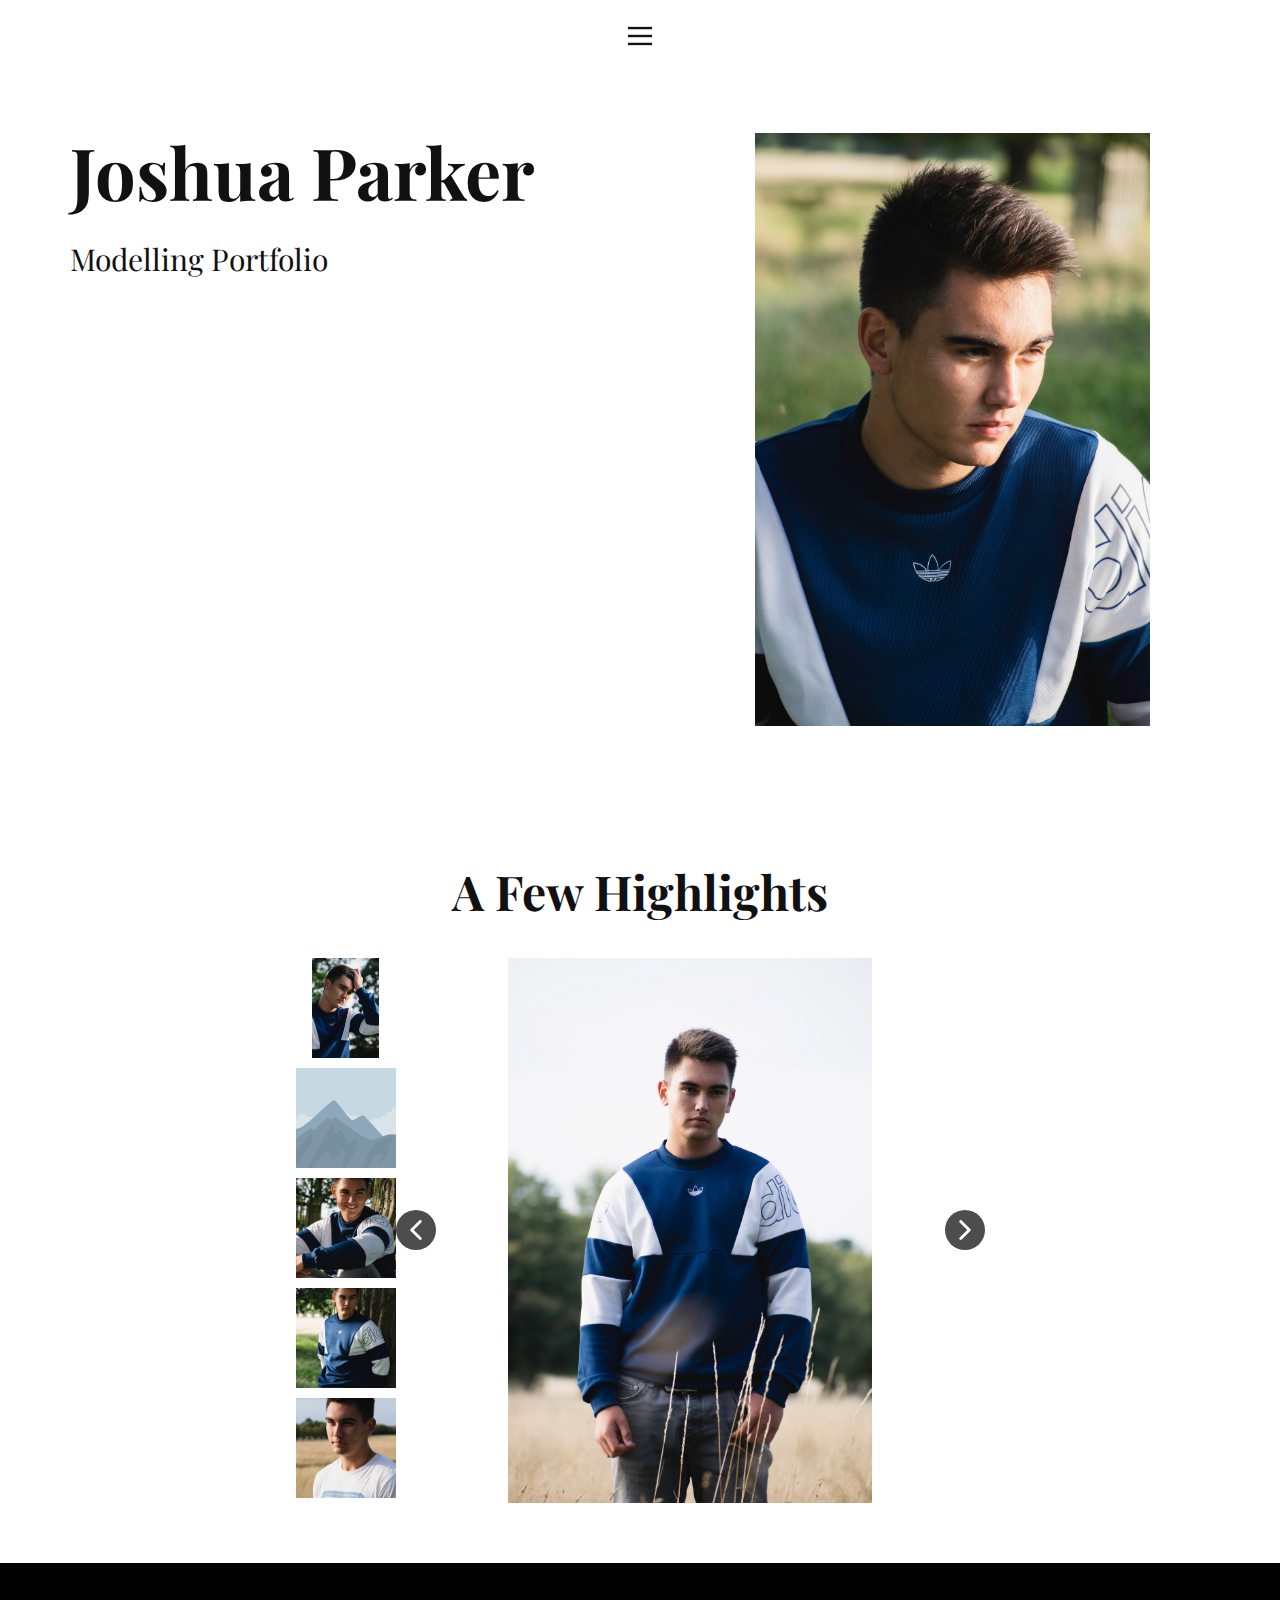
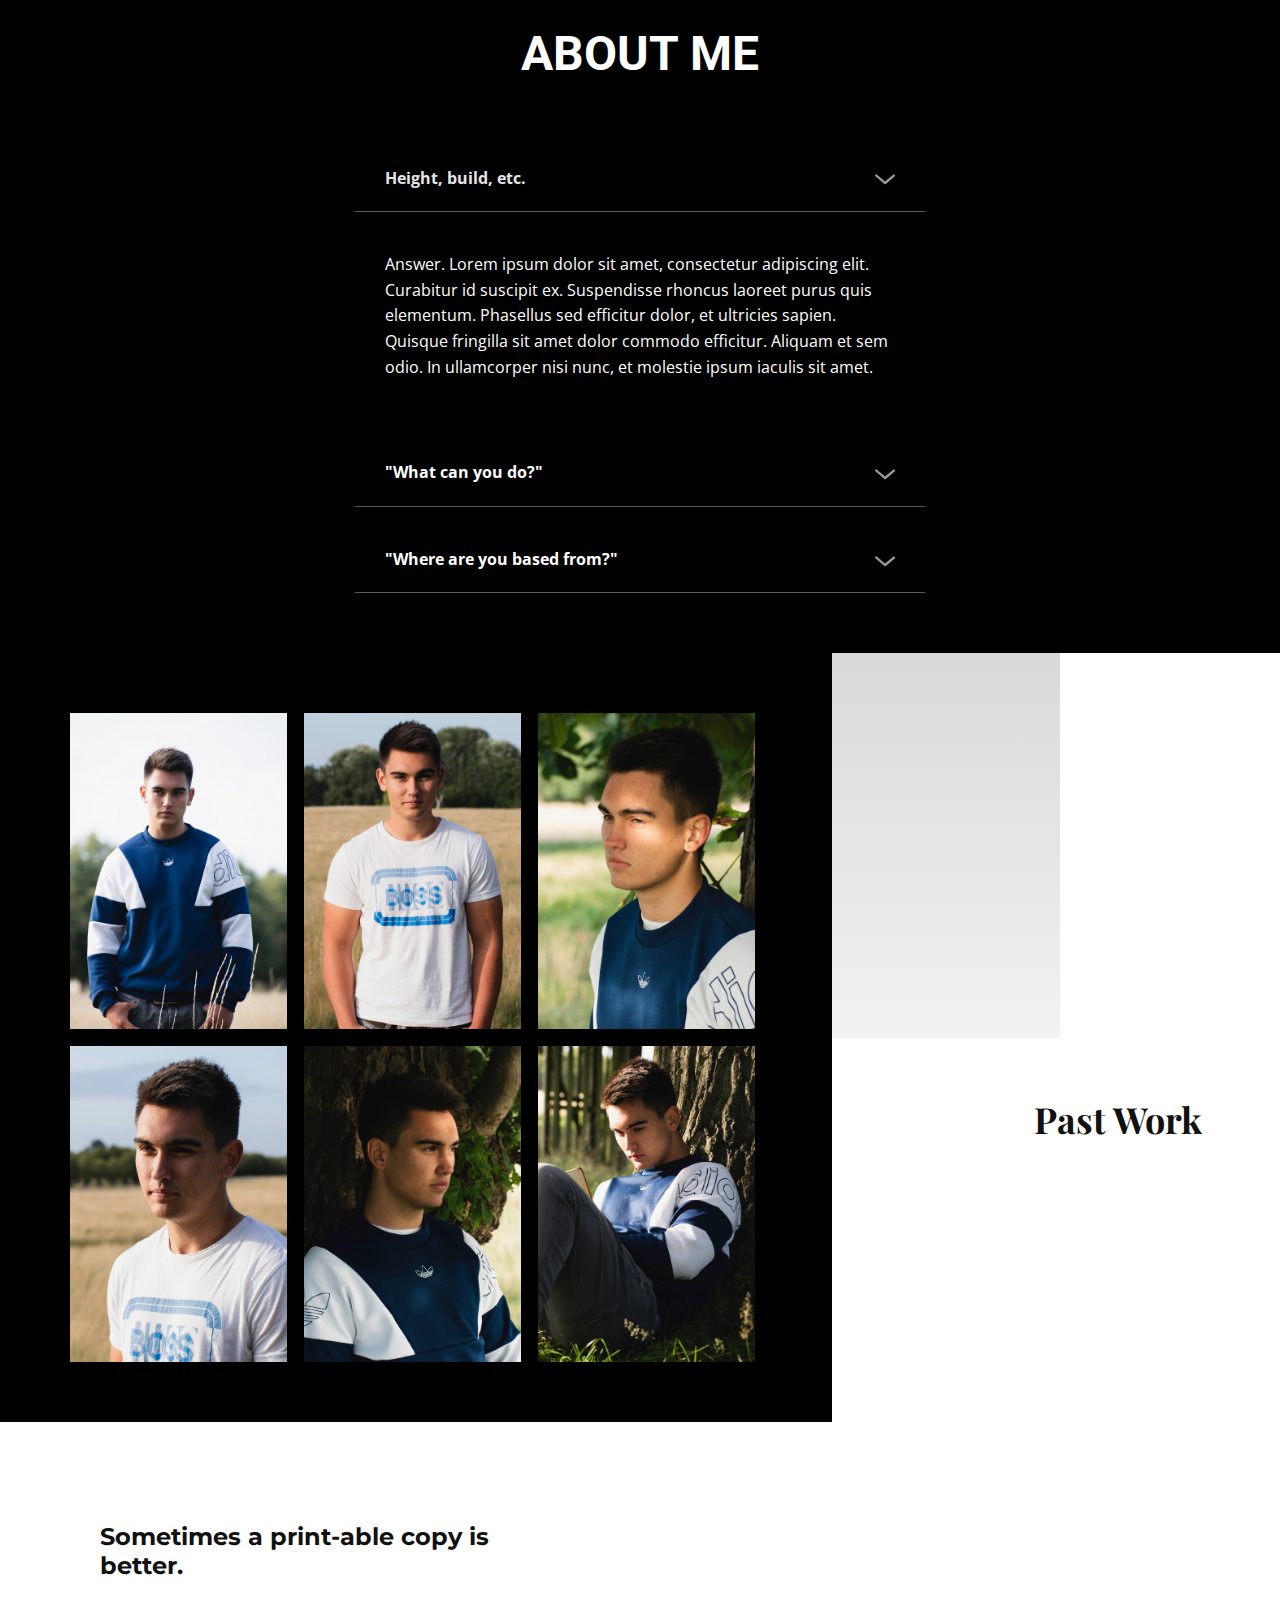
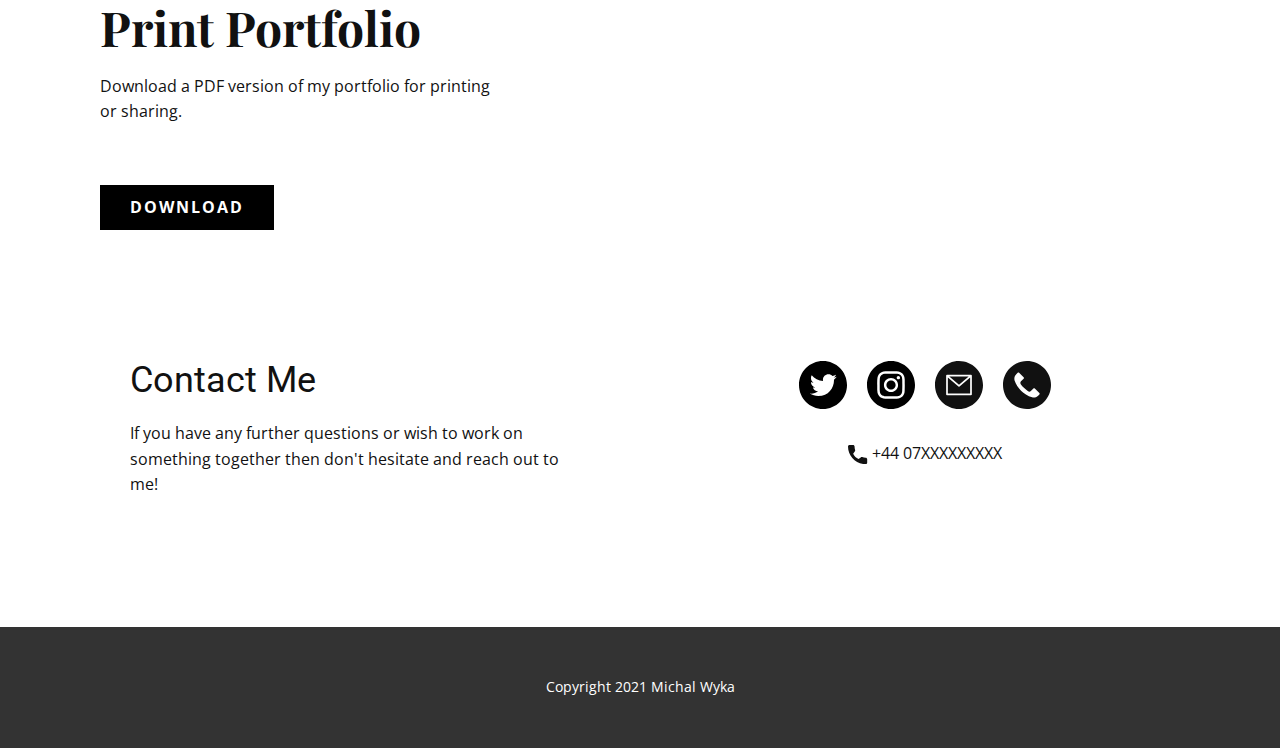
<file: index.html>
<!DOCTYPE html>
<html style="font-size: 16px;" lang="en-GB">
  <head>
    <meta name="viewport" content="width=device-width, initial-scale=1.0">
    <meta charset="utf-8">
    <meta name="keywords" content="Collaboration, Services, We collaborate with brands and agencies to create memorable experiences., Projec​ts, About Our Team">
    <meta name="description" content="">
    <meta name="page_type" content="np-template-header-footer-from-plugin">
    <title>Home</title>
    <link rel="stylesheet" href="nicepage.css" media="screen">
<link rel="stylesheet" href="Home.css" media="screen">
    <script class="u-script" type="text/javascript" src="jquery.js" defer=""></script>
    <script class="u-script" type="text/javascript" src="nicepage.js" defer=""></script>
    <meta name="generator" content="Nicepage 3.23.2, nicepage.com">
    <link id="u-theme-google-font" rel="stylesheet" href="https://fonts.googleapis.com/css?family=Roboto:100,100i,300,300i,400,400i,500,500i,700,700i,900,900i|Open+Sans:300,300i,400,400i,600,600i,700,700i,800,800i">
    <link id="u-page-google-font" rel="stylesheet" href="https://fonts.googleapis.com/css?family=Playfair+Display:400,400i,500,500i,600,600i,700,700i,800,800i,900,900i|Montserrat:100,100i,200,200i,300,300i,400,400i,500,500i,600,600i,700,700i,800,800i,900,900i">
    
    
    
    
    
    
    
    <script type="application/ld+json">{
		"@context": "http://schema.org",
		"@type": "Organization",
		"name": "Josh Portfolio"
}</script>
    <meta name="theme-color" content="#478ac9">
    <meta property="og:title" content="Home">
    <meta property="og:description" content="">
    <meta property="og:type" content="website">
  </head>
  <body data-home-page="Home.html" data-home-page-title="Home" class="u-body"><header class="u-clearfix u-header u-header" id="sec-6633"><div class="u-clearfix u-sheet u-sheet-1">
        <nav class="u-align-left u-menu u-menu-dropdown u-offcanvas u-menu-1" data-responsive-from="XL">
          <div class="menu-collapse">
            <a class="u-button-style u-nav-link" href="#" style="padding: 4px 0px; font-size: calc(1em + 8px);">
              <svg class="u-svg-link" preserveAspectRatio="xMidYMin slice" viewBox="0 0 302 302" style=""><use xmlns:xlink="http://www.w3.org/1999/xlink" xlink:href="#svg-5c50"></use></svg>
              <svg xmlns="http://www.w3.org/2000/svg" xmlns:xlink="http://www.w3.org/1999/xlink" version="1.1" id="svg-5c50" x="0px" y="0px" viewBox="0 0 302 302" style="enable-background:new 0 0 302 302;" xml:space="preserve" class="u-svg-content"><g><rect y="36" width="302" height="30"></rect><rect y="236" width="302" height="30"></rect><rect y="136" width="302" height="30"></rect>
</g><g></g><g></g><g></g><g></g><g></g><g></g><g></g><g></g><g></g><g></g><g></g><g></g><g></g><g></g><g></g></svg>
            </a>
          </div>
          <div class="u-custom-menu u-nav-container">
            <ul class="u-nav u-unstyled u-nav-1"><li class="u-nav-item"><a class="u-button-style u-nav-link u-text-active-palette-1-base u-text-hover-palette-2-base" href="Home.html" style="padding: 10px 20px;">Home</a>
</li><li class="u-nav-item"><a class="u-button-style u-nav-link u-text-active-palette-1-base u-text-hover-palette-2-base" href="About.html" style="padding: 10px 20px;">About</a>
</li><li class="u-nav-item"><a class="u-button-style u-nav-link u-text-active-palette-1-base u-text-hover-palette-2-base" href="Contact.html" style="padding: 10px 20px;">Contact</a>
</li><li class="u-nav-item"><a class="u-button-style u-nav-link u-text-active-palette-1-base u-text-hover-palette-2-base" href="Home.html" style="padding: 10px 20px;">Home</a>
</li></ul>
          </div>
          <div class="u-custom-menu u-nav-container-collapse">
            <div class="u-align-center u-black u-container-style u-inner-container-layout u-opacity u-opacity-95 u-sidenav">
              <div class="u-sidenav-overflow">
                <div class="u-menu-close"></div>
                <ul class="u-align-center u-nav u-popupmenu-items u-unstyled u-nav-2"><li class="u-nav-item"><a class="u-button-style u-nav-link" href="Home.html">Home</a>
</li><li class="u-nav-item"><a class="u-button-style u-nav-link" href="About.html">About</a>
</li><li class="u-nav-item"><a class="u-button-style u-nav-link" href="Contact.html">Contact</a>
</li></ul>
              </div>
            </div>
            <div class="u-black u-menu-overlay u-opacity u-opacity-70"></div>
          </div>
        </nav>
      </div></header>
    <section class="u-align-left u-clearfix u-section-1" id="carousel_d1af">
      <div class="u-clearfix u-sheet u-sheet-1">
        <h2 class="u-custom-font u-font-playfair-display u-text u-text-default u-text-1">Joshua Parker</h2>
        <h3 class="u-custom-font u-font-playfair-display u-text u-text-2">Modelling Portfolio</h3>
        <img class="u-image u-image-default u-image-1" src="images/JoshShoot-1523_1.jpg" alt="" data-image-width="1067" data-image-height="1600">
      </div>
    </section>
    <section class="u-align-center u-clearfix u-section-2" id="sec-4850">
      <div class="u-clearfix u-sheet u-valign-middle u-sheet-1">
        <h1 class="u-custom-font u-font-playfair-display u-text u-text-default u-text-1">A Few Highlights</h1>
        <div class="u-carousel u-expanded-width-xs u-gallery u-layout-thumbnails u-lightbox u-no-transition u-show-text-always u-thumbnails-position-left u-gallery-1" id="carousel-f5fb" data-interval="5000" data-u-ride="carousel">
          <div class="u-carousel-inner u-gallery-inner" role="listbox">
            <div class="u-active u-carousel-item u-gallery-item u-carousel-item-1">
              <div class="u-back-slide" data-image-width="1067" data-image-height="1600">
                <img class="u-back-image u-expanded u-image-contain" src="images/JoshShoot-1526_1.jpg">
              </div>
              <div class="u-over-slide u-over-slide-1">
                <h3 class="u-gallery-heading">Sample Title</h3>
                <p class="u-gallery-text">Sample Text</p>
              </div>
            </div>
            <div class="u-carousel-item u-gallery-item u-carousel-item-2">
              <div class="u-back-slide" data-image-width="1067" data-image-height="1600">
                <img class="u-back-image u-expanded u-image-contain" src="images/JoshShoot-1519_1.jpg">
              </div>
              <div class="u-over-slide u-over-slide-2">
                <h3 class="u-gallery-heading">Sample Title</h3>
                <p class="u-gallery-text">Sample Text</p>
              </div>
            </div>
            <div class="u-carousel-item u-gallery-item u-carousel-item-3" data-image-width="2836" data-image-height="1875">
              <div class="u-back-slide" data-image-width="1067" data-image-height="1600">
                <img class="u-back-image u-expanded u-image-contain" src="images/JoshShoot-1442_1.jpg">
              </div>
              <div class="u-over-slide u-over-slide-3">
                <h3 class="u-gallery-heading">Sample Title</h3>
                <p class="u-gallery-text">Sample Text</p>
              </div>
            </div>
            <div class="u-carousel-item u-gallery-item u-carousel-item-4" data-image-width="1067" data-image-height="1600">
              <div class="u-back-slide">
                <img class="u-back-image u-expanded u-image-contain" src="images/JoshShoot-1454_1.jpg">
              </div>
              <div class="u-over-slide u-over-slide-4">
                <h3 class="u-gallery-heading"></h3>
                <p class="u-gallery-text"></p>
              </div>
              <style data-mode="XL"></style>
              <style data-mode="LG"></style>
              <style data-mode="MD"></style>
              <style data-mode="SM"></style>
              <style data-mode="XS"></style>
            </div>
            <div class="u-carousel-item u-gallery-item u-carousel-item-5" data-image-width="1067" data-image-height="1600">
              <div class="u-back-slide">
                <img class="u-back-image u-expanded u-image-contain" src="images/JoshShoot-1564_1.jpg">
              </div>
              <div class="u-over-slide u-over-slide-5">
                <h3 class="u-gallery-heading"></h3>
                <p class="u-gallery-text"></p>
              </div>
              <style data-mode="XL"></style>
              <style data-mode="LG"></style>
              <style data-mode="MD"></style>
              <style data-mode="SM"></style>
              <style data-mode="XS"></style>
            </div>
            <div class="u-carousel-item u-gallery-item u-carousel-item-6" data-image-width="1067" data-image-height="1600">
              <div class="u-back-slide">
                <img class="u-back-image u-expanded u-image-contain" src="images/JoshShoot-1441_1.jpg">
              </div>
              <div class="u-over-slide u-over-slide-6">
                <h3 class="u-gallery-heading"></h3>
                <p class="u-gallery-text"></p>
              </div>
              <style data-mode="XL"></style>
              <style data-mode="LG"></style>
              <style data-mode="MD"></style>
              <style data-mode="SM"></style>
              <style data-mode="XS"></style>
            </div>
          </div>
          <a class="u-absolute-vcenter u-carousel-control u-carousel-control-prev u-grey-70 u-icon-circle u-opacity u-opacity-70 u-spacing-10 u-text-white u-carousel-control-1" href="#carousel-f5fb" role="button" data-u-slide="prev">
            <span aria-hidden="true">
              <svg viewBox="0 0 451.847 451.847"><path d="M97.141,225.92c0-8.095,3.091-16.192,9.259-22.366L300.689,9.27c12.359-12.359,32.397-12.359,44.751,0
c12.354,12.354,12.354,32.388,0,44.748L173.525,225.92l171.903,171.909c12.354,12.354,12.354,32.391,0,44.744
c-12.354,12.365-32.386,12.365-44.745,0l-194.29-194.281C100.226,242.115,97.141,234.018,97.141,225.92z"></path></svg>
            </span>
            <span class="sr-only">
              <svg viewBox="0 0 451.847 451.847"><path d="M97.141,225.92c0-8.095,3.091-16.192,9.259-22.366L300.689,9.27c12.359-12.359,32.397-12.359,44.751,0
c12.354,12.354,12.354,32.388,0,44.748L173.525,225.92l171.903,171.909c12.354,12.354,12.354,32.391,0,44.744
c-12.354,12.365-32.386,12.365-44.745,0l-194.29-194.281C100.226,242.115,97.141,234.018,97.141,225.92z"></path></svg>
            </span>
          </a>
          <a class="u-absolute-vcenter u-carousel-control u-carousel-control-next u-grey-70 u-icon-circle u-opacity u-opacity-70 u-spacing-10 u-text-white u-carousel-control-2" href="#carousel-f5fb" role="button" data-u-slide="next">
            <span aria-hidden="true">
              <svg viewBox="0 0 451.846 451.847"><path d="M345.441,248.292L151.154,442.573c-12.359,12.365-32.397,12.365-44.75,0c-12.354-12.354-12.354-32.391,0-44.744
L278.318,225.92L106.409,54.017c-12.354-12.359-12.354-32.394,0-44.748c12.354-12.359,32.391-12.359,44.75,0l194.287,194.284
c6.177,6.18,9.262,14.271,9.262,22.366C354.708,234.018,351.617,242.115,345.441,248.292z"></path></svg>
            </span>
            <span class="sr-only">
              <svg viewBox="0 0 451.846 451.847"><path d="M345.441,248.292L151.154,442.573c-12.359,12.365-32.397,12.365-44.75,0c-12.354-12.354-12.354-32.391,0-44.744
L278.318,225.92L106.409,54.017c-12.354-12.359-12.354-32.394,0-44.748c12.354-12.359,32.391-12.359,44.75,0l194.287,194.284
c6.177,6.18,9.262,14.271,9.262,22.366C354.708,234.018,351.617,242.115,345.441,248.292z"></path></svg>
            </span>
          </a>
          <ol class="u-carousel-thumbnails u-spacing-10 u-vertical-spacing u-carousel-thumbnails-1">
            <li class="u-active u-carousel-thumbnail u-carousel-thumbnail-1" data-u-target="#carousel-f5fb" data-u-slide-to="0">
              <img class="u-carousel-thumbnail-image u-image u-image-contain" src="images/JoshShoot-1519_1.jpg">
            </li>
            <li class="u-carousel-thumbnail u-carousel-thumbnail-2" data-u-target="#carousel-f5fb" data-u-slide-to="1">
              <img class="u-carousel-thumbnail-image u-image" src="images/9.svg">
            </li>
            <li class="u-carousel-thumbnail u-carousel-thumbnail-3" data-u-target="#carousel-f5fb" data-u-slide-to="2">
              <img class="u-carousel-thumbnail-image u-image" src="images/JoshShoot-1442_1.jpg">
            </li>
            <li class="u-carousel-thumbnail u-carousel-thumbnail-1" data-u-target="#carousel-f5fb" data-u-slide-to="3">
              <img class="u-carousel-thumbnail-image u-image" src="images/JoshShoot-1454_1.jpg">
            </li>
            <li class="u-carousel-thumbnail u-carousel-thumbnail-1" data-u-target="#carousel-f5fb" data-u-slide-to="4">
              <img class="u-carousel-thumbnail-image u-image" src="images/JoshShoot-1564_1.jpg">
            </li>
            <li class="u-carousel-thumbnail u-carousel-thumbnail-1" data-u-target="#carousel-f5fb" data-u-slide-to="5">
              <img class="u-carousel-thumbnail-image u-image" src="images/JoshShoot-1441_1.jpg">
            </li>
          </ol>
        </div>
      </div>
    </section>
    <section class="u-align-left u-black u-clearfix u-section-3" id="carousel_6862">
      <div class="u-clearfix u-sheet u-valign-middle-md u-valign-middle-sm u-valign-middle-xs u-valign-top-lg u-sheet-1">
        <h2 class="u-align-center u-text u-text-1">about me</h2>
        <div class="u-accordion u-expanded-width-md u-expanded-width-sm u-expanded-width-xs u-faq u-spacing-20 u-accordion-1">
          <div class="u-accordion-item">
            <a class="active u-accordion-link u-border-1 u-border-active-palette-5-dark-2 u-border-hover-palette-5-dark-2 u-border-no-left u-border-no-right u-border-no-top u-border-palette-5-dark-2 u-button-style u-text-body-alt-color u-accordion-link-1" id="link-accordion-6327" aria-controls="accordion-6327" aria-selected="true">
              <span class="u-accordion-link-text">Height, build, etc.</span><span class="u-accordion-link-icon u-icon u-text-black u-icon-1"><svg class="u-svg-link" preserveAspectRatio="xMidYMin slice" viewBox="0 0 16 16" style=""><use xmlns:xlink="http://www.w3.org/1999/xlink" xlink:href="#svg-2c6d"></use></svg><svg class="u-svg-content" viewBox="0 0 16 16" x="0px" y="0px" id="svg-2c6d" style=""><path d="M8,10.7L1.6,5.3c-0.4-0.4-1-0.4-1.3,0c-0.4,0.4-0.4,0.9,0,1.3l7.2,6.1c0.1,0.1,0.4,0.2,0.6,0.2s0.4-0.1,0.6-0.2l7.1-6
	c0.4-0.4,0.4-0.9,0-1.3c-0.4-0.4-1-0.4-1.3,0L8,10.7z"></path></svg></span>
            </a>
            <div class="u-accordion-active u-accordion-pane u-container-style u-accordion-pane-1" id="accordion-6327" aria-labelledby="link-accordion-6327">
              <div class="u-container-layout u-container-layout-1">
                <div class="fr-view u-clearfix u-rich-text u-text">
                  <p>Answer. Lorem ipsum dolor sit amet, consectetur adipiscing elit. Curabitur id suscipit ex. Suspendisse rhoncus laoreet purus quis elementum. Phasellus sed efficitur dolor, et ultricies sapien. Quisque fringilla sit amet dolor commodo efficitur. Aliquam et sem odio. In ullamcorper nisi nunc, et molestie ipsum iaculis sit amet.</p>
                </div>
              </div>
            </div>
          </div>
          <div class="u-accordion-item">
            <a class="u-accordion-link u-border-1 u-border-active-palette-5-dark-2 u-border-hover-palette-5-dark-2 u-border-no-left u-border-no-right u-border-no-top u-border-palette-5-dark-2 u-button-style u-text-body-alt-color u-accordion-link-2" id="link-accordion-4aab" aria-controls="accordion-4aab" aria-selected="false">
              <span class="u-accordion-link-text">"What can you do?"</span><span class="u-accordion-link-icon u-icon u-text-black u-icon-2"><svg class="u-svg-link" preserveAspectRatio="xMidYMin slice" viewBox="0 0 16 16" style=""><use xmlns:xlink="http://www.w3.org/1999/xlink" xlink:href="#svg-937a"></use></svg><svg class="u-svg-content" viewBox="0 0 16 16" x="0px" y="0px" id="svg-937a" style=""><path d="M8,10.7L1.6,5.3c-0.4-0.4-1-0.4-1.3,0c-0.4,0.4-0.4,0.9,0,1.3l7.2,6.1c0.1,0.1,0.4,0.2,0.6,0.2s0.4-0.1,0.6-0.2l7.1-6
	c0.4-0.4,0.4-0.9,0-1.3c-0.4-0.4-1-0.4-1.3,0L8,10.7z"></path></svg></span>
            </a>
            <div class="u-accordion-pane u-container-style u-accordion-pane-2" id="accordion-4aab" aria-labelledby="link-accordion-4aab">
              <div class="u-container-layout u-container-layout-2">
                <div class="u-clearfix u-rich-text u-text">
                  <p>Answer. Lorem ipsum dolor sit amet, consectetur adipiscing elit. Curabitur id suscipit ex. Suspendisse rhoncus laoreet purus quis elementum. Phasellus sed efficitur dolor, et ultricies sapien. Quisque fringilla sit amet dolor commodo efficitur. Aliquam et sem odio. In ullamcorper nisi nunc, et molestie ipsum iaculis sit amet.</p>
                </div>
              </div>
            </div>
          </div>
          <div class="u-accordion-item">
            <a class="u-accordion-link u-border-1 u-border-active-palette-5-dark-2 u-border-hover-palette-5-dark-2 u-border-no-left u-border-no-right u-border-no-top u-border-palette-5-dark-2 u-button-style u-text-body-alt-color u-accordion-link-3" id="link-accordion-eb1f" aria-controls="accordion-eb1f" aria-selected="false">
              <span class="u-accordion-link-text">"Where are you based from?"</span><span class="u-accordion-link-icon u-icon u-text-black u-icon-3"><svg class="u-svg-link" preserveAspectRatio="xMidYMin slice" viewBox="0 0 16 16" style=""><use xmlns:xlink="http://www.w3.org/1999/xlink" xlink:href="#svg-4086"></use></svg><svg class="u-svg-content" viewBox="0 0 16 16" x="0px" y="0px" id="svg-4086" style=""><path d="M8,10.7L1.6,5.3c-0.4-0.4-1-0.4-1.3,0c-0.4,0.4-0.4,0.9,0,1.3l7.2,6.1c0.1,0.1,0.4,0.2,0.6,0.2s0.4-0.1,0.6-0.2l7.1-6
	c0.4-0.4,0.4-0.9,0-1.3c-0.4-0.4-1-0.4-1.3,0L8,10.7z"></path></svg></span>
            </a>
            <div class="u-accordion-pane u-container-style u-accordion-pane-3" id="accordion-eb1f" aria-labelledby="link-accordion-eb1f">
              <div class="u-container-layout u-container-layout-3">
                <div class="fr-view u-clearfix u-rich-text u-text">
                  <p>Answer. Lorem ipsum dolor sit amet, consectetur adipiscing elit. Curabitur id suscipit ex. Suspendisse rhoncus laoreet purus quis elementum. Phasellus sed efficitur dolor, et ultricies sapien. Quisque fringilla sit amet dolor commodo efficitur. Aliquam et sem odio. In ullamcorper nisi nunc, et molestie ipsum iaculis sit amet.</p>
                </div>
              </div>
            </div>
          </div>
        </div>
      </div>
    </section>
    <section class="u-clearfix u-section-4" id="carousel_746f">
      <div class="u-clearfix u-expanded-width-lg u-expanded-width-xl u-hidden-xs u-layout-wrap u-layout-wrap-1">
        <div class="u-layout">
          <div class="u-layout-row">
            <div class="u-align-justify u-black u-container-style u-hidden-sm u-layout-cell u-size-39 u-layout-cell-1">
              <div class="u-container-layout u-container-layout-1"></div>
            </div>
            <div class="u-align-right u-container-style u-layout-cell u-size-21 u-layout-cell-2">
              <div class="u-container-layout u-container-layout-2">
                <div class="u-gradient u-hidden-sm u-hidden-xs u-shape u-shape-rectangle u-shape-1"></div>
                <h3 class="u-custom-font u-font-playfair-display u-hidden-sm u-hidden-xs u-text u-text-1">Past Work</h3>
              </div>
            </div>
          </div>
        </div>
      </div>
      <div class="u-gallery u-layout-grid u-lightbox u-show-text-on-hover u-gallery-1">
        <div class="u-gallery-inner u-gallery-inner-1">
          <div class="u-effect-fade u-gallery-item">
            <div class="u-back-slide" data-image-width="1067" data-image-height="1600">
              <img class="u-back-image u-expanded" src="images/JoshShoot-1525_1.jpg">
            </div>
            <div class="u-over-slide u-shading u-over-slide-1">
              <h3 class="u-gallery-heading"></h3>
              <p class="u-gallery-text"></p>
            </div>
          </div>
          <div class="u-effect-fade u-gallery-item">
            <div class="u-back-slide" data-image-width="1067" data-image-height="1600">
              <img class="u-back-image u-expanded" src="images/JoshShoot-1558_1.jpg">
            </div>
            <div class="u-over-slide u-shading u-over-slide-2">
              <h3 class="u-gallery-heading"></h3>
              <p class="u-gallery-text"></p>
            </div>
          </div>
          <div class="u-effect-fade u-gallery-item">
            <div class="u-back-slide" data-image-width="1067" data-image-height="1600">
              <img class="u-back-image u-expanded" src="images/JoshShoot-1605_1.jpg">
            </div>
            <div class="u-over-slide u-shading u-over-slide-3">
              <h3 class="u-gallery-heading"></h3>
              <p class="u-gallery-text"></p>
            </div>
          </div>
          <div class="u-effect-fade u-gallery-item">
            <div class="u-back-slide" data-image-width="1067" data-image-height="1600">
              <img class="u-back-image u-expanded" src="images/JoshShoot-1564_1.jpg">
            </div>
            <div class="u-over-slide u-shading u-over-slide-4">
              <h3 class="u-gallery-heading"></h3>
              <p class="u-gallery-text"></p>
            </div>
          </div>
          <div class="u-effect-fade u-gallery-item">
            <div class="u-back-slide" data-image-width="1067" data-image-height="1600">
              <img class="u-back-image u-expanded" src="images/JoshShoot-1590_1.jpg">
            </div>
            <div class="u-over-slide u-shading u-over-slide-5">
              <h3 class="u-gallery-heading"></h3>
              <p class="u-gallery-text"></p>
            </div>
          </div>
          <div class="u-effect-fade u-gallery-item">
            <div class="u-back-slide" data-image-width="1067" data-image-height="1600">
              <img class="u-back-image u-expanded" src="images/JoshShoot-1435-Edit_1.jpg">
            </div>
            <div class="u-over-slide u-shading u-over-slide-6">
              <h3 class="u-gallery-heading"></h3>
              <p class="u-gallery-text"></p>
            </div>
          </div>
        </div>
      </div>
    </section>
    <section class="u-align-left u-clearfix u-section-5" id="carousel_9cb7">
      <div class="u-clearfix u-sheet u-valign-middle-xs u-sheet-1">
        <div class="u-clearfix u-expanded-width u-gutter-40 u-layout-wrap u-layout-wrap-1">
          <div class="u-layout">
            <div class="u-layout-row">
              <div class="u-size-25">
                <div class="u-layout-row">
                  <div class="u-align-left u-container-style u-layout-cell u-size-60 u-white u-layout-cell-1">
                    <div class="u-container-layout u-valign-middle-lg u-valign-middle-md u-valign-middle-xl u-container-layout-1">
                      <h6 class="u-custom-font u-font-montserrat u-text u-text-1">Sometimes a print-able copy is better.</h6>
                      <h2 class="u-custom-font u-font-playfair-display u-text u-text-2">Print Portfolio</h2>
                      <p class="u-text u-text-3">Download a PDF version of my portfolio for printing or sharing.</p>
                      <a href="https://nicepage.com/c/medicine-science-html-templates" class="u-black u-btn u-button-style u-btn-1">Download</a>
                    </div>
                  </div>
                </div>
              </div>
              <div class="u-size-35">
                <div class="u-layout-row">
                  <div class="u-container-style u-hidden-sm u-hidden-xs u-layout-cell u-size-30 u-layout-cell-2">
                    <div class="u-container-layout u-container-layout-2"></div>
                  </div>
                  <div class="u-container-style u-layout-cell u-shape-rectangle u-size-30 u-layout-cell-3">
                    <div class="u-container-layout u-container-layout-3"></div>
                  </div>
                </div>
              </div>
            </div>
          </div>
        </div>
      </div>
    </section>
    <section class="u-clearfix u-section-6" id="sec-432f">
      <div class="u-clearfix u-sheet u-valign-middle u-sheet-1">
        <div class="u-clearfix u-expanded-width u-layout-wrap u-layout-wrap-1">
          <div class="u-gutter-0 u-layout">
            <div class="u-layout-row">
              <div class="u-align-left u-container-style u-layout-cell u-left-cell u-size-30 u-layout-cell-1">
                <div class="u-container-layout u-container-layout-1">
                  <h2 class="u-text u-text-default u-text-1">Contact Me</h2>
                  <p class="u-text u-text-2">If you have any further questions or wish to work on something together then don't hesitate and reach out to me!</p>
                </div>
              </div>
              <div class="u-align-left-sm u-align-left-xs u-align-right-lg u-align-right-md u-align-right-xl u-container-style u-layout-cell u-right-cell u-size-30 u-layout-cell-2">
                <div class="u-container-layout u-container-layout-2">
                  <div class="u-social-icons u-spacing-20 u-social-icons-1">
                    <a class="u-social-url" title="twitter" target="_blank" href="https://twitter.com/name"><span class="u-icon u-social-icon u-social-twitter u-icon-1"><svg class="u-svg-link" preserveAspectRatio="xMidYMin slice" viewBox="0 0 512 512" style=""><use xmlns:xlink="http://www.w3.org/1999/xlink" xlink:href="#svg-9173"></use></svg><svg class="u-svg-content" viewBox="0 0 512 512" id="svg-9173"><path d="m256 0c-141.363281 0-256 114.636719-256 256s114.636719 256 256 256 256-114.636719 256-256-114.636719-256-256-256zm116.886719 199.601562c.113281 2.519532.167969 5.050782.167969 7.59375 0 77.644532-59.101563 167.179688-167.183594 167.183594h.003906-.003906c-33.183594 0-64.0625-9.726562-90.066406-26.394531 4.597656.542969 9.277343.8125 14.015624.8125 27.53125 0 52.867188-9.390625 72.980469-25.152344-25.722656-.476562-47.410156-17.464843-54.894531-40.8125 3.582031.6875 7.265625 1.0625 11.042969 1.0625 5.363281 0 10.558593-.722656 15.496093-2.070312-26.886718-5.382813-47.140624-29.144531-47.140624-57.597657 0-.265624 0-.503906.007812-.75 7.917969 4.402344 16.972656 7.050782 26.613281 7.347657-15.777343-10.527344-26.148437-28.523438-26.148437-48.910157 0-10.765624 2.910156-20.851562 7.957031-29.535156 28.976563 35.554688 72.28125 58.9375 121.117187 61.394532-1.007812-4.304688-1.527343-8.789063-1.527343-13.398438 0-32.4375 26.316406-58.753906 58.765625-58.753906 16.902344 0 32.167968 7.144531 42.890625 18.566406 13.386719-2.640625 25.957031-7.53125 37.3125-14.261719-4.394531 13.714844-13.707031 25.222657-25.839844 32.5 11.886719-1.421875 23.214844-4.574219 33.742187-9.253906-7.863281 11.785156-17.835937 22.136719-29.308593 30.429687zm0 0"></path></svg></span>
                    </a>
                    <a class="u-social-url" title="instagram" target="_blank" href="https://instagram.com/name"><span class="u-icon u-social-icon u-social-instagram u-icon-2"><svg class="u-svg-link" preserveAspectRatio="xMidYMin slice" viewBox="0 0 512 512" style=""><use xmlns:xlink="http://www.w3.org/1999/xlink" xlink:href="#svg-ddc9"></use></svg><svg class="u-svg-content" viewBox="0 0 512 512" id="svg-ddc9"><path d="m305 256c0 27.0625-21.9375 49-49 49s-49-21.9375-49-49 21.9375-49 49-49 49 21.9375 49 49zm0 0"></path><path d="m370.59375 169.304688c-2.355469-6.382813-6.113281-12.160157-10.996094-16.902344-4.742187-4.882813-10.515625-8.640625-16.902344-10.996094-5.179687-2.011719-12.960937-4.40625-27.292968-5.058594-15.503906-.707031-20.152344-.859375-59.402344-.859375-39.253906 0-43.902344.148438-59.402344.855469-14.332031.65625-22.117187 3.050781-27.292968 5.0625-6.386719 2.355469-12.164063 6.113281-16.902344 10.996094-4.882813 4.742187-8.640625 10.515625-11 16.902344-2.011719 5.179687-4.40625 12.964843-5.058594 27.296874-.707031 15.5-.859375 20.148438-.859375 59.402344 0 39.25.152344 43.898438.859375 59.402344.652344 14.332031 3.046875 22.113281 5.058594 27.292969 2.359375 6.386719 6.113281 12.160156 10.996094 16.902343 4.742187 4.882813 10.515624 8.640626 16.902343 10.996094 5.179688 2.015625 12.964844 4.410156 27.296875 5.0625 15.5.707032 20.144532.855469 59.398438.855469 39.257812 0 43.90625-.148437 59.402344-.855469 14.332031-.652344 22.117187-3.046875 27.296874-5.0625 12.820313-4.945312 22.953126-15.078125 27.898438-27.898437 2.011719-5.179688 4.40625-12.960938 5.0625-27.292969.707031-15.503906.855469-20.152344.855469-59.402344 0-39.253906-.148438-43.902344-.855469-59.402344-.652344-14.332031-3.046875-22.117187-5.0625-27.296874zm-114.59375 162.179687c-41.691406 0-75.488281-33.792969-75.488281-75.484375s33.796875-75.484375 75.488281-75.484375c41.6875 0 75.484375 33.792969 75.484375 75.484375s-33.796875 75.484375-75.484375 75.484375zm78.46875-136.3125c-9.742188 0-17.640625-7.898437-17.640625-17.640625s7.898437-17.640625 17.640625-17.640625 17.640625 7.898437 17.640625 17.640625c-.003906 9.742188-7.898437 17.640625-17.640625 17.640625zm0 0"></path><path d="m256 0c-141.363281 0-256 114.636719-256 256s114.636719 256 256 256 256-114.636719 256-256-114.636719-256-256-256zm146.113281 316.605469c-.710937 15.648437-3.199219 26.332031-6.832031 35.683593-7.636719 19.746094-23.246094 35.355469-42.992188 42.992188-9.347656 3.632812-20.035156 6.117188-35.679687 6.832031-15.675781.714844-20.683594.886719-60.605469.886719-39.925781 0-44.929687-.171875-60.609375-.886719-15.644531-.714843-26.332031-3.199219-35.679687-6.832031-9.8125-3.691406-18.695313-9.476562-26.039063-16.957031-7.476562-7.339844-13.261719-16.226563-16.953125-26.035157-3.632812-9.347656-6.121094-20.035156-6.832031-35.679687-.722656-15.679687-.890625-20.6875-.890625-60.609375s.167969-44.929688.886719-60.605469c.710937-15.648437 3.195312-26.332031 6.828125-35.683593 3.691406-9.808594 9.480468-18.695313 16.960937-26.035157 7.339844-7.480469 16.226563-13.265625 26.035157-16.957031 9.351562-3.632812 20.035156-6.117188 35.683593-6.832031 15.675781-.714844 20.683594-.886719 60.605469-.886719s44.929688.171875 60.605469.890625c15.648437.710937 26.332031 3.195313 35.683593 6.824219 9.808594 3.691406 18.695313 9.480468 26.039063 16.960937 7.476563 7.34375 13.265625 16.226563 16.953125 26.035157 3.636719 9.351562 6.121094 20.035156 6.835938 35.683593.714843 15.675781.882812 20.683594.882812 60.605469s-.167969 44.929688-.886719 60.605469zm0 0"></path></svg></span>
                    </a>
                    <a class="u-social-url" target="_blank" title="Email" href=""><span class="u-icon u-social-email u-social-icon u-icon-3"><svg class="u-svg-link" preserveAspectRatio="xMidYMin slice" viewBox="0 0 448 448" style=""><use xmlns:xlink="http://www.w3.org/1999/xlink" xlink:href="#svg-fefe"></use></svg><svg class="u-svg-content" viewBox="0 0 448 448" id="svg-fefe"><path d="m314.375 144h-180.75l90.375 77.464844zm0 0"></path><path d="m224 240c-1.910156 0-3.757812-.683594-5.207031-1.929688l-98.792969-84.679687v150.609375h208v-150.609375l-98.792969 84.679687c-1.449219 1.246094-3.296875 1.929688-5.207031 1.929688zm0 0"></path><path d="m224 0c-123.710938 0-224 100.289062-224 224s100.289062 224 224 224 224-100.289062 224-224c-.140625-123.652344-100.347656-223.859375-224-224zm120 312c0 4.417969-3.582031 8-8 8h-224c-4.417969 0-8-3.582031-8-8v-176c0-4.417969 3.582031-8 8-8h224c4.417969 0 8 3.582031 8 8zm0 0"></path></svg></span>
                    </a>
                    <a class="u-social-url" target="_blank" title="Phone" href=""><span class="u-icon u-social-icon u-social-phone u-icon-4"><svg class="u-svg-link" preserveAspectRatio="xMidYMin slice" viewBox="0 0 512 512" style=""><use xmlns:xlink="http://www.w3.org/1999/xlink" xlink:href="#svg-deb4"></use></svg><svg class="u-svg-content" viewBox="0 0 512 512" x="0px" y="0px" id="svg-deb4" style="enable-background:new 0 0 512 512;"><g><g><path d="M436.992,74.953c-99.989-99.959-262.08-99.935-362.039,0.055s-99.935,262.08,0.055,362.039s262.08,99.935,362.039-0.055    c48.006-48.021,74.968-113.146,74.953-181.047C511.986,188.055,485.005,122.951,436.992,74.953z M387.703,356.605    c-0.011,0.011-0.022,0.023-0.034,0.034v-0.085l-12.971,12.885c-16.775,16.987-41.206,23.976-64.427,18.432    c-23.395-6.262-45.635-16.23-65.877-29.525c-18.806-12.019-36.234-26.069-51.968-41.899    c-14.477-14.371-27.483-30.151-38.827-47.104c-12.408-18.242-22.229-38.114-29.184-59.051    c-7.973-24.596-1.366-51.585,17.067-69.717l15.189-15.189c4.223-4.242,11.085-4.257,15.326-0.034    c0.011,0.011,0.023,0.022,0.034,0.034l47.957,47.957c4.242,4.223,4.257,11.085,0.034,15.326c-0.011,0.011-0.022,0.022-0.034,0.034    l-28.16,28.16c-8.08,7.992-9.096,20.692-2.389,29.867c10.185,13.978,21.456,27.131,33.707,39.339    c13.659,13.718,28.508,26.197,44.373,37.291c9.167,6.394,21.595,5.316,29.525-2.56l27.221-27.648    c4.223-4.242,11.085-4.257,15.326-0.034c0.011,0.011,0.022,0.022,0.034,0.034l48.043,48.128    C391.911,345.502,391.926,352.363,387.703,356.605z"></path>
</g>
</g></svg></span>
                    </a>
                  </div>
                  <a href="https://nicepage.com/c/shapes-website-templates" class="u-active-none u-btn u-btn-rectangle u-button-style u-hover-none u-none u-radius-0 u-text-body-color u-btn-1"><span class="u-icon u-icon-5"><svg class="u-svg-content" viewBox="0 0 405.333 405.333" x="0px" y="0px" style="width: 1em; height: 1em;"><path d="M373.333,266.88c-25.003,0-49.493-3.904-72.704-11.563c-11.328-3.904-24.192-0.896-31.637,6.699l-46.016,34.752    c-52.8-28.181-86.592-61.952-114.389-114.368l33.813-44.928c8.512-8.512,11.563-20.971,7.915-32.64    C142.592,81.472,138.667,56.96,138.667,32c0-17.643-14.357-32-32-32H32C14.357,0,0,14.357,0,32    c0,205.845,167.488,373.333,373.333,373.333c17.643,0,32-14.357,32-32V298.88C405.333,281.237,390.976,266.88,373.333,266.88z"></path></svg><img></span>&nbsp;+44 07XXXXXXXXX
                  </a>
                </div>
              </div>
            </div>
          </div>
        </div>
      </div>
    </section>
    
    
    <footer class="u-align-center u-clearfix u-footer u-grey-80 u-footer" id="sec-9008"><div class="u-clearfix u-sheet u-sheet-1">
        <p class="u-small-text u-text u-text-variant u-text-1">Copyright 2021 Michal Wyka</p>
      </div></footer>
  </body>
</html>
</file>
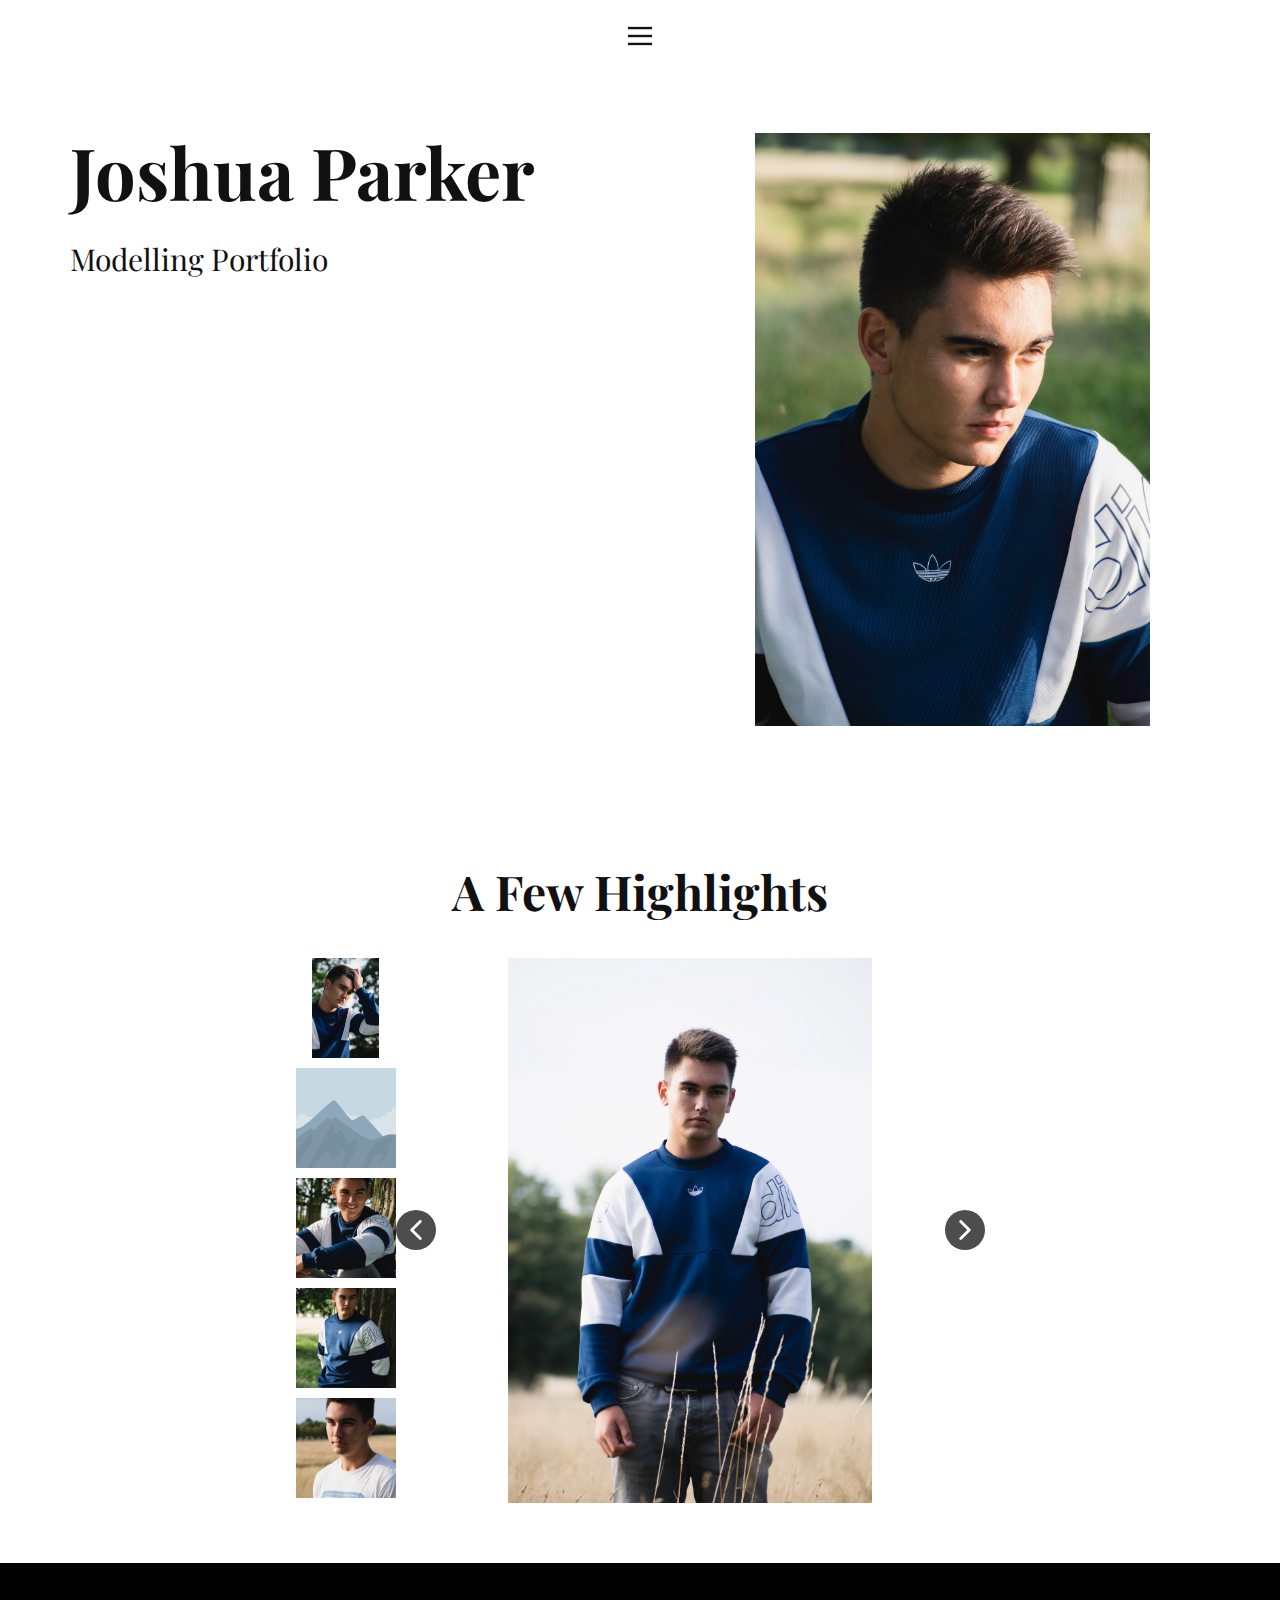
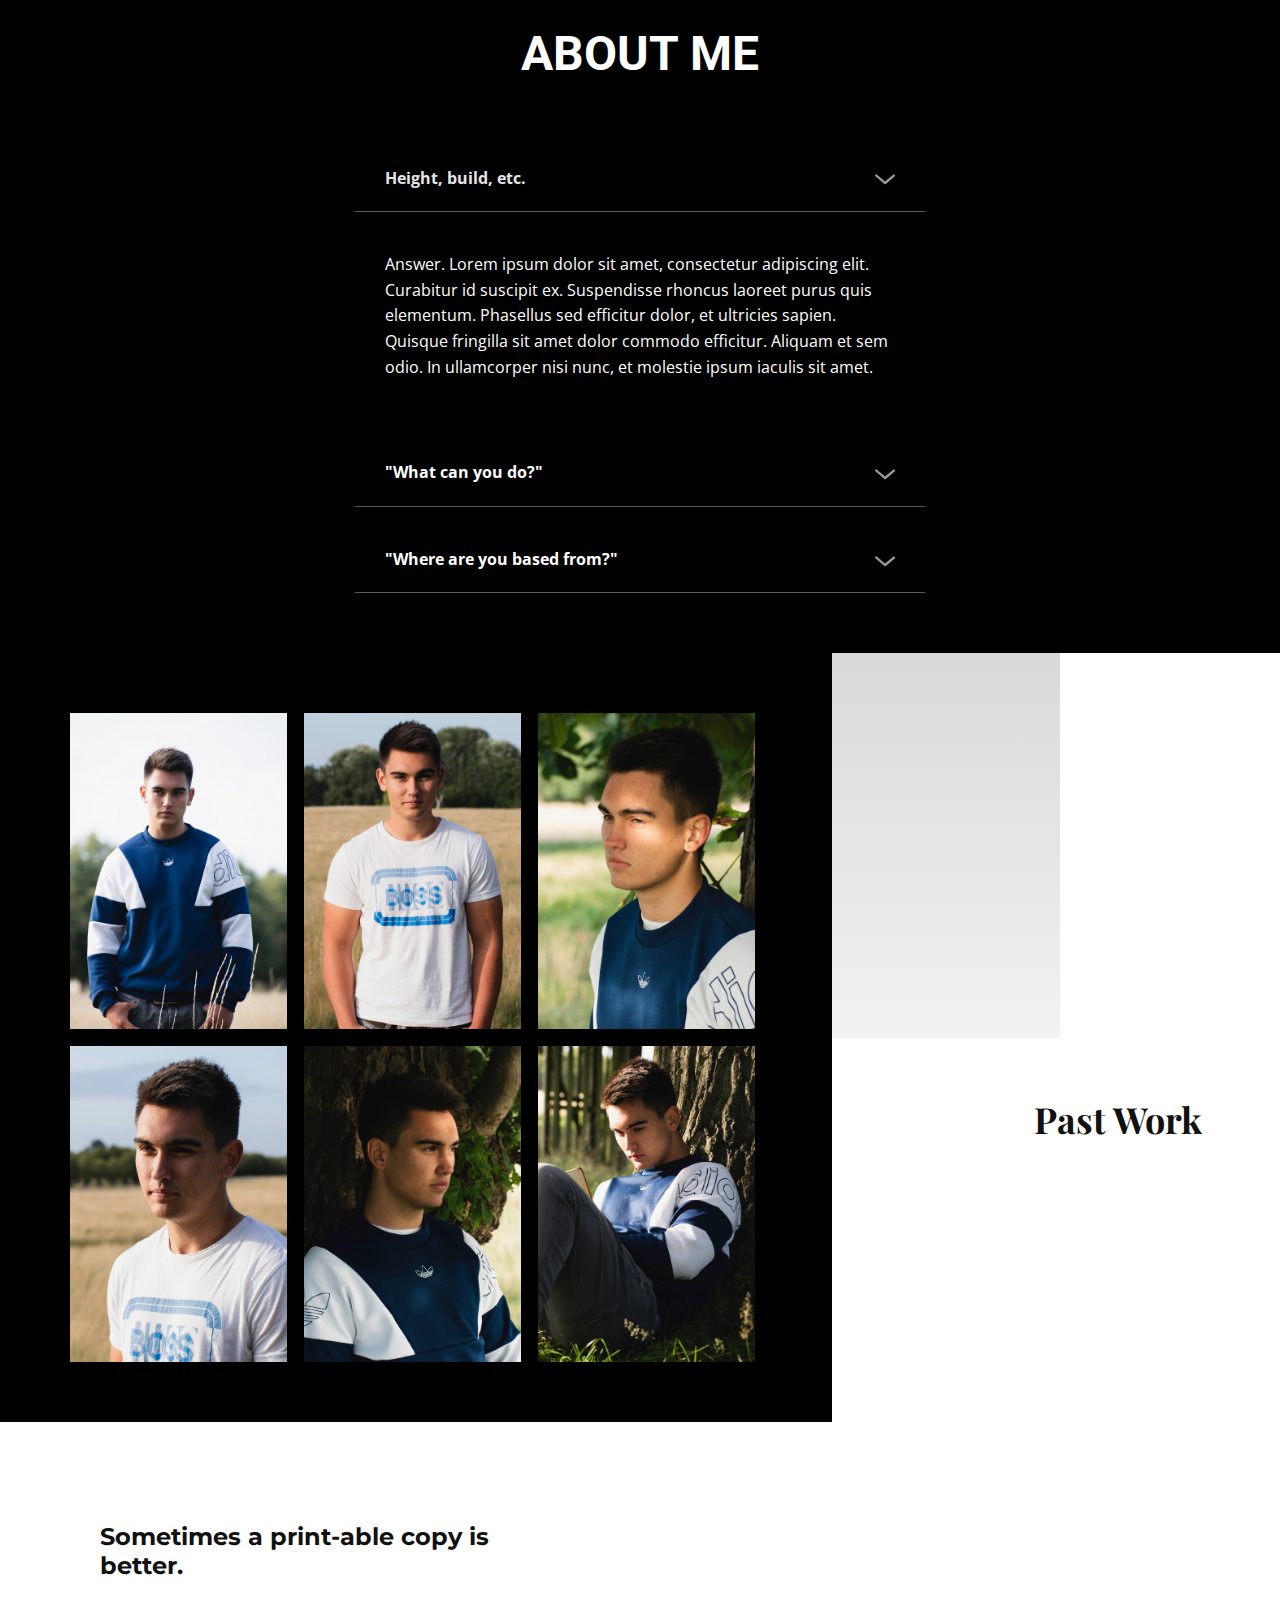
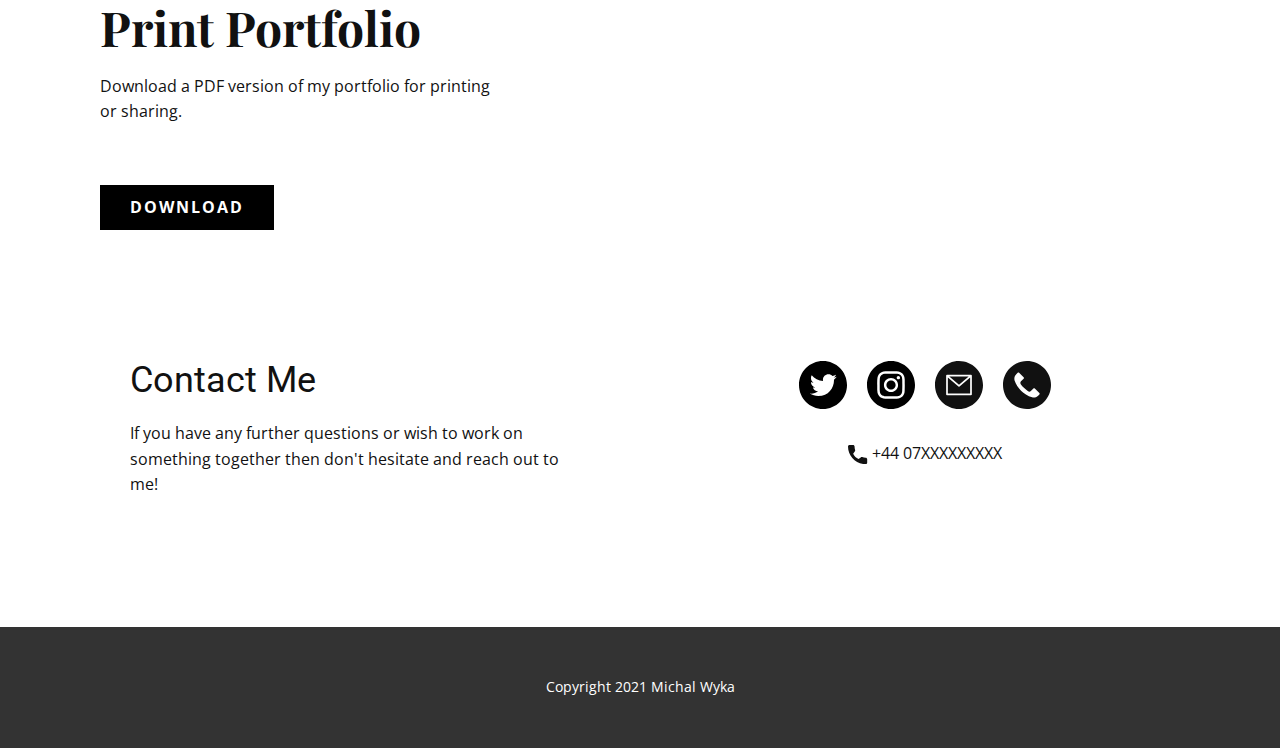
<file: Home.html>
<!DOCTYPE html>
<html style="font-size: 16px;" lang="en-GB">
  <head>
    <meta name="viewport" content="width=device-width, initial-scale=1.0">
    <meta charset="utf-8">
    <meta name="keywords" content="Collaboration, Services, We collaborate with brands and agencies to create memorable experiences., Projec​ts, About Our Team">
    <meta name="description" content="">
    <meta name="page_type" content="np-template-header-footer-from-plugin">
    <title>Home</title>
    <link rel="stylesheet" href="nicepage.css" media="screen">
<link rel="stylesheet" href="Home.css" media="screen">
    <script class="u-script" type="text/javascript" src="jquery.js" defer=""></script>
    <script class="u-script" type="text/javascript" src="nicepage.js" defer=""></script>
    <meta name="generator" content="Nicepage 3.23.2, nicepage.com">
    <link id="u-theme-google-font" rel="stylesheet" href="https://fonts.googleapis.com/css?family=Roboto:100,100i,300,300i,400,400i,500,500i,700,700i,900,900i|Open+Sans:300,300i,400,400i,600,600i,700,700i,800,800i">
    <link id="u-page-google-font" rel="stylesheet" href="https://fonts.googleapis.com/css?family=Playfair+Display:400,400i,500,500i,600,600i,700,700i,800,800i,900,900i|Montserrat:100,100i,200,200i,300,300i,400,400i,500,500i,600,600i,700,700i,800,800i,900,900i">
    
    
    
    
    
    
    
    <script type="application/ld+json">{
		"@context": "http://schema.org",
		"@type": "Organization",
		"name": "Josh Portfolio"
}</script>
    <meta name="theme-color" content="#478ac9">
    <meta property="og:title" content="Home">
    <meta property="og:description" content="">
    <meta property="og:type" content="website">
  </head>
  <body class="u-body"><header class="u-clearfix u-header u-header" id="sec-6633"><div class="u-clearfix u-sheet u-sheet-1">
        <nav class="u-align-left u-menu u-menu-dropdown u-offcanvas u-menu-1" data-responsive-from="XL">
          <div class="menu-collapse">
            <a class="u-button-style u-nav-link" href="#" style="padding: 4px 0px; font-size: calc(1em + 8px);">
              <svg class="u-svg-link" preserveAspectRatio="xMidYMin slice" viewBox="0 0 302 302" style=""><use xmlns:xlink="http://www.w3.org/1999/xlink" xlink:href="#svg-5c50"></use></svg>
              <svg xmlns="http://www.w3.org/2000/svg" xmlns:xlink="http://www.w3.org/1999/xlink" version="1.1" id="svg-5c50" x="0px" y="0px" viewBox="0 0 302 302" style="enable-background:new 0 0 302 302;" xml:space="preserve" class="u-svg-content"><g><rect y="36" width="302" height="30"></rect><rect y="236" width="302" height="30"></rect><rect y="136" width="302" height="30"></rect>
</g><g></g><g></g><g></g><g></g><g></g><g></g><g></g><g></g><g></g><g></g><g></g><g></g><g></g><g></g><g></g></svg>
            </a>
          </div>
          <div class="u-custom-menu u-nav-container">
            <ul class="u-nav u-unstyled u-nav-1"><li class="u-nav-item"><a class="u-button-style u-nav-link u-text-active-palette-1-base u-text-hover-palette-2-base" href="Home.html" style="padding: 10px 20px;">Home</a>
</li><li class="u-nav-item"><a class="u-button-style u-nav-link u-text-active-palette-1-base u-text-hover-palette-2-base" href="About.html" style="padding: 10px 20px;">About</a>
</li><li class="u-nav-item"><a class="u-button-style u-nav-link u-text-active-palette-1-base u-text-hover-palette-2-base" href="Contact.html" style="padding: 10px 20px;">Contact</a>
</li><li class="u-nav-item"><a class="u-button-style u-nav-link u-text-active-palette-1-base u-text-hover-palette-2-base" href="Home.html" style="padding: 10px 20px;">Home</a>
</li></ul>
          </div>
          <div class="u-custom-menu u-nav-container-collapse">
            <div class="u-align-center u-black u-container-style u-inner-container-layout u-opacity u-opacity-95 u-sidenav">
              <div class="u-sidenav-overflow">
                <div class="u-menu-close"></div>
                <ul class="u-align-center u-nav u-popupmenu-items u-unstyled u-nav-2"><li class="u-nav-item"><a class="u-button-style u-nav-link" href="Home.html">Home</a>
</li><li class="u-nav-item"><a class="u-button-style u-nav-link" href="About.html">About</a>
</li><li class="u-nav-item"><a class="u-button-style u-nav-link" href="Contact.html">Contact</a>
</li></ul>
              </div>
            </div>
            <div class="u-black u-menu-overlay u-opacity u-opacity-70"></div>
          </div>
        </nav>
      </div></header>
    <section class="u-align-left u-clearfix u-section-1" id="carousel_d1af">
      <div class="u-clearfix u-sheet u-sheet-1">
        <h2 class="u-custom-font u-font-playfair-display u-text u-text-default u-text-1">Joshua Parker</h2>
        <h3 class="u-custom-font u-font-playfair-display u-text u-text-2">Modelling Portfolio</h3>
        <img class="u-image u-image-default u-image-1" src="images/JoshShoot-1523_1.jpg" alt="" data-image-width="1067" data-image-height="1600">
      </div>
    </section>
    <section class="u-align-center u-clearfix u-section-2" id="sec-4850">
      <div class="u-clearfix u-sheet u-valign-middle u-sheet-1">
        <h1 class="u-custom-font u-font-playfair-display u-text u-text-default u-text-1">A Few Highlights</h1>
        <div class="u-carousel u-expanded-width-xs u-gallery u-layout-thumbnails u-lightbox u-no-transition u-show-text-always u-thumbnails-position-left u-gallery-1" id="carousel-f5fb" data-interval="5000" data-u-ride="carousel">
          <div class="u-carousel-inner u-gallery-inner" role="listbox">
            <div class="u-active u-carousel-item u-gallery-item u-carousel-item-1">
              <div class="u-back-slide" data-image-width="1067" data-image-height="1600">
                <img class="u-back-image u-expanded u-image-contain" src="images/JoshShoot-1526_1.jpg">
              </div>
              <div class="u-over-slide u-over-slide-1">
                <h3 class="u-gallery-heading">Sample Title</h3>
                <p class="u-gallery-text">Sample Text</p>
              </div>
            </div>
            <div class="u-carousel-item u-gallery-item u-carousel-item-2">
              <div class="u-back-slide" data-image-width="1067" data-image-height="1600">
                <img class="u-back-image u-expanded u-image-contain" src="images/JoshShoot-1519_1.jpg">
              </div>
              <div class="u-over-slide u-over-slide-2">
                <h3 class="u-gallery-heading">Sample Title</h3>
                <p class="u-gallery-text">Sample Text</p>
              </div>
            </div>
            <div class="u-carousel-item u-gallery-item u-carousel-item-3" data-image-width="2836" data-image-height="1875">
              <div class="u-back-slide" data-image-width="1067" data-image-height="1600">
                <img class="u-back-image u-expanded u-image-contain" src="images/JoshShoot-1442_1.jpg">
              </div>
              <div class="u-over-slide u-over-slide-3">
                <h3 class="u-gallery-heading">Sample Title</h3>
                <p class="u-gallery-text">Sample Text</p>
              </div>
            </div>
            <div class="u-carousel-item u-gallery-item u-carousel-item-4" data-image-width="1067" data-image-height="1600">
              <div class="u-back-slide">
                <img class="u-back-image u-expanded u-image-contain" src="images/JoshShoot-1454_1.jpg">
              </div>
              <div class="u-over-slide u-over-slide-4">
                <h3 class="u-gallery-heading"></h3>
                <p class="u-gallery-text"></p>
              </div>
              <style data-mode="XL"></style>
              <style data-mode="LG"></style>
              <style data-mode="MD"></style>
              <style data-mode="SM"></style>
              <style data-mode="XS"></style>
            </div>
            <div class="u-carousel-item u-gallery-item u-carousel-item-5" data-image-width="1067" data-image-height="1600">
              <div class="u-back-slide">
                <img class="u-back-image u-expanded u-image-contain" src="images/JoshShoot-1564_1.jpg">
              </div>
              <div class="u-over-slide u-over-slide-5">
                <h3 class="u-gallery-heading"></h3>
                <p class="u-gallery-text"></p>
              </div>
              <style data-mode="XL"></style>
              <style data-mode="LG"></style>
              <style data-mode="MD"></style>
              <style data-mode="SM"></style>
              <style data-mode="XS"></style>
            </div>
            <div class="u-carousel-item u-gallery-item u-carousel-item-6" data-image-width="1067" data-image-height="1600">
              <div class="u-back-slide">
                <img class="u-back-image u-expanded u-image-contain" src="images/JoshShoot-1441_1.jpg">
              </div>
              <div class="u-over-slide u-over-slide-6">
                <h3 class="u-gallery-heading"></h3>
                <p class="u-gallery-text"></p>
              </div>
              <style data-mode="XL"></style>
              <style data-mode="LG"></style>
              <style data-mode="MD"></style>
              <style data-mode="SM"></style>
              <style data-mode="XS"></style>
            </div>
          </div>
          <a class="u-absolute-vcenter u-carousel-control u-carousel-control-prev u-grey-70 u-icon-circle u-opacity u-opacity-70 u-spacing-10 u-text-white u-carousel-control-1" href="#carousel-f5fb" role="button" data-u-slide="prev">
            <span aria-hidden="true">
              <svg viewBox="0 0 451.847 451.847"><path d="M97.141,225.92c0-8.095,3.091-16.192,9.259-22.366L300.689,9.27c12.359-12.359,32.397-12.359,44.751,0
c12.354,12.354,12.354,32.388,0,44.748L173.525,225.92l171.903,171.909c12.354,12.354,12.354,32.391,0,44.744
c-12.354,12.365-32.386,12.365-44.745,0l-194.29-194.281C100.226,242.115,97.141,234.018,97.141,225.92z"></path></svg>
            </span>
            <span class="sr-only">
              <svg viewBox="0 0 451.847 451.847"><path d="M97.141,225.92c0-8.095,3.091-16.192,9.259-22.366L300.689,9.27c12.359-12.359,32.397-12.359,44.751,0
c12.354,12.354,12.354,32.388,0,44.748L173.525,225.92l171.903,171.909c12.354,12.354,12.354,32.391,0,44.744
c-12.354,12.365-32.386,12.365-44.745,0l-194.29-194.281C100.226,242.115,97.141,234.018,97.141,225.92z"></path></svg>
            </span>
          </a>
          <a class="u-absolute-vcenter u-carousel-control u-carousel-control-next u-grey-70 u-icon-circle u-opacity u-opacity-70 u-spacing-10 u-text-white u-carousel-control-2" href="#carousel-f5fb" role="button" data-u-slide="next">
            <span aria-hidden="true">
              <svg viewBox="0 0 451.846 451.847"><path d="M345.441,248.292L151.154,442.573c-12.359,12.365-32.397,12.365-44.75,0c-12.354-12.354-12.354-32.391,0-44.744
L278.318,225.92L106.409,54.017c-12.354-12.359-12.354-32.394,0-44.748c12.354-12.359,32.391-12.359,44.75,0l194.287,194.284
c6.177,6.18,9.262,14.271,9.262,22.366C354.708,234.018,351.617,242.115,345.441,248.292z"></path></svg>
            </span>
            <span class="sr-only">
              <svg viewBox="0 0 451.846 451.847"><path d="M345.441,248.292L151.154,442.573c-12.359,12.365-32.397,12.365-44.75,0c-12.354-12.354-12.354-32.391,0-44.744
L278.318,225.92L106.409,54.017c-12.354-12.359-12.354-32.394,0-44.748c12.354-12.359,32.391-12.359,44.75,0l194.287,194.284
c6.177,6.18,9.262,14.271,9.262,22.366C354.708,234.018,351.617,242.115,345.441,248.292z"></path></svg>
            </span>
          </a>
          <ol class="u-carousel-thumbnails u-spacing-10 u-vertical-spacing u-carousel-thumbnails-1">
            <li class="u-active u-carousel-thumbnail u-carousel-thumbnail-1" data-u-target="#carousel-f5fb" data-u-slide-to="0">
              <img class="u-carousel-thumbnail-image u-image u-image-contain" src="images/JoshShoot-1519_1.jpg">
            </li>
            <li class="u-carousel-thumbnail u-carousel-thumbnail-2" data-u-target="#carousel-f5fb" data-u-slide-to="1">
              <img class="u-carousel-thumbnail-image u-image" src="images/9.svg">
            </li>
            <li class="u-carousel-thumbnail u-carousel-thumbnail-3" data-u-target="#carousel-f5fb" data-u-slide-to="2">
              <img class="u-carousel-thumbnail-image u-image" src="images/JoshShoot-1442_1.jpg">
            </li>
            <li class="u-carousel-thumbnail u-carousel-thumbnail-1" data-u-target="#carousel-f5fb" data-u-slide-to="3">
              <img class="u-carousel-thumbnail-image u-image" src="images/JoshShoot-1454_1.jpg">
            </li>
            <li class="u-carousel-thumbnail u-carousel-thumbnail-1" data-u-target="#carousel-f5fb" data-u-slide-to="4">
              <img class="u-carousel-thumbnail-image u-image" src="images/JoshShoot-1564_1.jpg">
            </li>
            <li class="u-carousel-thumbnail u-carousel-thumbnail-1" data-u-target="#carousel-f5fb" data-u-slide-to="5">
              <img class="u-carousel-thumbnail-image u-image" src="images/JoshShoot-1441_1.jpg">
            </li>
          </ol>
        </div>
      </div>
    </section>
    <section class="u-align-left u-black u-clearfix u-section-3" id="carousel_6862">
      <div class="u-clearfix u-sheet u-valign-middle-md u-valign-middle-sm u-valign-middle-xs u-valign-top-lg u-sheet-1">
        <h2 class="u-align-center u-text u-text-1">about me</h2>
        <div class="u-accordion u-expanded-width-md u-expanded-width-sm u-expanded-width-xs u-faq u-spacing-20 u-accordion-1">
          <div class="u-accordion-item">
            <a class="active u-accordion-link u-border-1 u-border-active-palette-5-dark-2 u-border-hover-palette-5-dark-2 u-border-no-left u-border-no-right u-border-no-top u-border-palette-5-dark-2 u-button-style u-text-body-alt-color u-accordion-link-1" id="link-accordion-6327" aria-controls="accordion-6327" aria-selected="true">
              <span class="u-accordion-link-text">Height, build, etc.</span><span class="u-accordion-link-icon u-icon u-text-black u-icon-1"><svg class="u-svg-link" preserveAspectRatio="xMidYMin slice" viewBox="0 0 16 16" style=""><use xmlns:xlink="http://www.w3.org/1999/xlink" xlink:href="#svg-2c6d"></use></svg><svg class="u-svg-content" viewBox="0 0 16 16" x="0px" y="0px" id="svg-2c6d" style=""><path d="M8,10.7L1.6,5.3c-0.4-0.4-1-0.4-1.3,0c-0.4,0.4-0.4,0.9,0,1.3l7.2,6.1c0.1,0.1,0.4,0.2,0.6,0.2s0.4-0.1,0.6-0.2l7.1-6
	c0.4-0.4,0.4-0.9,0-1.3c-0.4-0.4-1-0.4-1.3,0L8,10.7z"></path></svg></span>
            </a>
            <div class="u-accordion-active u-accordion-pane u-container-style u-accordion-pane-1" id="accordion-6327" aria-labelledby="link-accordion-6327">
              <div class="u-container-layout u-container-layout-1">
                <div class="fr-view u-clearfix u-rich-text u-text">
                  <p>Answer. Lorem ipsum dolor sit amet, consectetur adipiscing elit. Curabitur id suscipit ex. Suspendisse rhoncus laoreet purus quis elementum. Phasellus sed efficitur dolor, et ultricies sapien. Quisque fringilla sit amet dolor commodo efficitur. Aliquam et sem odio. In ullamcorper nisi nunc, et molestie ipsum iaculis sit amet.</p>
                </div>
              </div>
            </div>
          </div>
          <div class="u-accordion-item">
            <a class="u-accordion-link u-border-1 u-border-active-palette-5-dark-2 u-border-hover-palette-5-dark-2 u-border-no-left u-border-no-right u-border-no-top u-border-palette-5-dark-2 u-button-style u-text-body-alt-color u-accordion-link-2" id="link-accordion-4aab" aria-controls="accordion-4aab" aria-selected="false">
              <span class="u-accordion-link-text">"What can you do?"</span><span class="u-accordion-link-icon u-icon u-text-black u-icon-2"><svg class="u-svg-link" preserveAspectRatio="xMidYMin slice" viewBox="0 0 16 16" style=""><use xmlns:xlink="http://www.w3.org/1999/xlink" xlink:href="#svg-937a"></use></svg><svg class="u-svg-content" viewBox="0 0 16 16" x="0px" y="0px" id="svg-937a" style=""><path d="M8,10.7L1.6,5.3c-0.4-0.4-1-0.4-1.3,0c-0.4,0.4-0.4,0.9,0,1.3l7.2,6.1c0.1,0.1,0.4,0.2,0.6,0.2s0.4-0.1,0.6-0.2l7.1-6
	c0.4-0.4,0.4-0.9,0-1.3c-0.4-0.4-1-0.4-1.3,0L8,10.7z"></path></svg></span>
            </a>
            <div class="u-accordion-pane u-container-style u-accordion-pane-2" id="accordion-4aab" aria-labelledby="link-accordion-4aab">
              <div class="u-container-layout u-container-layout-2">
                <div class="u-clearfix u-rich-text u-text">
                  <p>Answer. Lorem ipsum dolor sit amet, consectetur adipiscing elit. Curabitur id suscipit ex. Suspendisse rhoncus laoreet purus quis elementum. Phasellus sed efficitur dolor, et ultricies sapien. Quisque fringilla sit amet dolor commodo efficitur. Aliquam et sem odio. In ullamcorper nisi nunc, et molestie ipsum iaculis sit amet.</p>
                </div>
              </div>
            </div>
          </div>
          <div class="u-accordion-item">
            <a class="u-accordion-link u-border-1 u-border-active-palette-5-dark-2 u-border-hover-palette-5-dark-2 u-border-no-left u-border-no-right u-border-no-top u-border-palette-5-dark-2 u-button-style u-text-body-alt-color u-accordion-link-3" id="link-accordion-eb1f" aria-controls="accordion-eb1f" aria-selected="false">
              <span class="u-accordion-link-text">"Where are you based from?"</span><span class="u-accordion-link-icon u-icon u-text-black u-icon-3"><svg class="u-svg-link" preserveAspectRatio="xMidYMin slice" viewBox="0 0 16 16" style=""><use xmlns:xlink="http://www.w3.org/1999/xlink" xlink:href="#svg-4086"></use></svg><svg class="u-svg-content" viewBox="0 0 16 16" x="0px" y="0px" id="svg-4086" style=""><path d="M8,10.7L1.6,5.3c-0.4-0.4-1-0.4-1.3,0c-0.4,0.4-0.4,0.9,0,1.3l7.2,6.1c0.1,0.1,0.4,0.2,0.6,0.2s0.4-0.1,0.6-0.2l7.1-6
	c0.4-0.4,0.4-0.9,0-1.3c-0.4-0.4-1-0.4-1.3,0L8,10.7z"></path></svg></span>
            </a>
            <div class="u-accordion-pane u-container-style u-accordion-pane-3" id="accordion-eb1f" aria-labelledby="link-accordion-eb1f">
              <div class="u-container-layout u-container-layout-3">
                <div class="fr-view u-clearfix u-rich-text u-text">
                  <p>Answer. Lorem ipsum dolor sit amet, consectetur adipiscing elit. Curabitur id suscipit ex. Suspendisse rhoncus laoreet purus quis elementum. Phasellus sed efficitur dolor, et ultricies sapien. Quisque fringilla sit amet dolor commodo efficitur. Aliquam et sem odio. In ullamcorper nisi nunc, et molestie ipsum iaculis sit amet.</p>
                </div>
              </div>
            </div>
          </div>
        </div>
      </div>
    </section>
    <section class="u-clearfix u-section-4" id="carousel_746f">
      <div class="u-clearfix u-expanded-width-lg u-expanded-width-xl u-hidden-xs u-layout-wrap u-layout-wrap-1">
        <div class="u-layout">
          <div class="u-layout-row">
            <div class="u-align-justify u-black u-container-style u-hidden-sm u-layout-cell u-size-39 u-layout-cell-1">
              <div class="u-container-layout u-container-layout-1"></div>
            </div>
            <div class="u-align-right u-container-style u-layout-cell u-size-21 u-layout-cell-2">
              <div class="u-container-layout u-container-layout-2">
                <div class="u-gradient u-hidden-sm u-hidden-xs u-shape u-shape-rectangle u-shape-1"></div>
                <h3 class="u-custom-font u-font-playfair-display u-hidden-sm u-hidden-xs u-text u-text-1">Past Work</h3>
              </div>
            </div>
          </div>
        </div>
      </div>
      <div class="u-gallery u-layout-grid u-lightbox u-show-text-on-hover u-gallery-1">
        <div class="u-gallery-inner u-gallery-inner-1">
          <div class="u-effect-fade u-gallery-item">
            <div class="u-back-slide" data-image-width="1067" data-image-height="1600">
              <img class="u-back-image u-expanded" src="images/JoshShoot-1525_1.jpg">
            </div>
            <div class="u-over-slide u-shading u-over-slide-1">
              <h3 class="u-gallery-heading"></h3>
              <p class="u-gallery-text"></p>
            </div>
          </div>
          <div class="u-effect-fade u-gallery-item">
            <div class="u-back-slide" data-image-width="1067" data-image-height="1600">
              <img class="u-back-image u-expanded" src="images/JoshShoot-1558_1.jpg">
            </div>
            <div class="u-over-slide u-shading u-over-slide-2">
              <h3 class="u-gallery-heading"></h3>
              <p class="u-gallery-text"></p>
            </div>
          </div>
          <div class="u-effect-fade u-gallery-item">
            <div class="u-back-slide" data-image-width="1067" data-image-height="1600">
              <img class="u-back-image u-expanded" src="images/JoshShoot-1605_1.jpg">
            </div>
            <div class="u-over-slide u-shading u-over-slide-3">
              <h3 class="u-gallery-heading"></h3>
              <p class="u-gallery-text"></p>
            </div>
          </div>
          <div class="u-effect-fade u-gallery-item">
            <div class="u-back-slide" data-image-width="1067" data-image-height="1600">
              <img class="u-back-image u-expanded" src="images/JoshShoot-1564_1.jpg">
            </div>
            <div class="u-over-slide u-shading u-over-slide-4">
              <h3 class="u-gallery-heading"></h3>
              <p class="u-gallery-text"></p>
            </div>
          </div>
          <div class="u-effect-fade u-gallery-item">
            <div class="u-back-slide" data-image-width="1067" data-image-height="1600">
              <img class="u-back-image u-expanded" src="images/JoshShoot-1590_1.jpg">
            </div>
            <div class="u-over-slide u-shading u-over-slide-5">
              <h3 class="u-gallery-heading"></h3>
              <p class="u-gallery-text"></p>
            </div>
          </div>
          <div class="u-effect-fade u-gallery-item">
            <div class="u-back-slide" data-image-width="1067" data-image-height="1600">
              <img class="u-back-image u-expanded" src="images/JoshShoot-1435-Edit_1.jpg">
            </div>
            <div class="u-over-slide u-shading u-over-slide-6">
              <h3 class="u-gallery-heading"></h3>
              <p class="u-gallery-text"></p>
            </div>
          </div>
        </div>
      </div>
    </section>
    <section class="u-align-left u-clearfix u-section-5" id="carousel_9cb7">
      <div class="u-clearfix u-sheet u-valign-middle-xs u-sheet-1">
        <div class="u-clearfix u-expanded-width u-gutter-40 u-layout-wrap u-layout-wrap-1">
          <div class="u-layout">
            <div class="u-layout-row">
              <div class="u-size-25">
                <div class="u-layout-row">
                  <div class="u-align-left u-container-style u-layout-cell u-size-60 u-white u-layout-cell-1">
                    <div class="u-container-layout u-valign-middle-lg u-valign-middle-md u-valign-middle-xl u-container-layout-1">
                      <h6 class="u-custom-font u-font-montserrat u-text u-text-1">Sometimes a print-able copy is better.</h6>
                      <h2 class="u-custom-font u-font-playfair-display u-text u-text-2">Print Portfolio</h2>
                      <p class="u-text u-text-3">Download a PDF version of my portfolio for printing or sharing.</p>
                      <a href="https://nicepage.com/c/medicine-science-html-templates" class="u-black u-btn u-button-style u-btn-1">Download</a>
                    </div>
                  </div>
                </div>
              </div>
              <div class="u-size-35">
                <div class="u-layout-row">
                  <div class="u-container-style u-hidden-sm u-hidden-xs u-layout-cell u-size-30 u-layout-cell-2">
                    <div class="u-container-layout u-container-layout-2"></div>
                  </div>
                  <div class="u-container-style u-layout-cell u-shape-rectangle u-size-30 u-layout-cell-3">
                    <div class="u-container-layout u-container-layout-3"></div>
                  </div>
                </div>
              </div>
            </div>
          </div>
        </div>
      </div>
    </section>
    <section class="u-clearfix u-section-6" id="sec-432f">
      <div class="u-clearfix u-sheet u-valign-middle u-sheet-1">
        <div class="u-clearfix u-expanded-width u-layout-wrap u-layout-wrap-1">
          <div class="u-gutter-0 u-layout">
            <div class="u-layout-row">
              <div class="u-align-left u-container-style u-layout-cell u-left-cell u-size-30 u-layout-cell-1">
                <div class="u-container-layout u-container-layout-1">
                  <h2 class="u-text u-text-default u-text-1">Contact Me</h2>
                  <p class="u-text u-text-2">If you have any further questions or wish to work on something together then don't hesitate and reach out to me!</p>
                </div>
              </div>
              <div class="u-align-left-sm u-align-left-xs u-align-right-lg u-align-right-md u-align-right-xl u-container-style u-layout-cell u-right-cell u-size-30 u-layout-cell-2">
                <div class="u-container-layout u-container-layout-2">
                  <div class="u-social-icons u-spacing-20 u-social-icons-1">
                    <a class="u-social-url" title="twitter" target="_blank" href="https://twitter.com/name"><span class="u-icon u-social-icon u-social-twitter u-icon-1"><svg class="u-svg-link" preserveAspectRatio="xMidYMin slice" viewBox="0 0 512 512" style=""><use xmlns:xlink="http://www.w3.org/1999/xlink" xlink:href="#svg-9173"></use></svg><svg class="u-svg-content" viewBox="0 0 512 512" id="svg-9173"><path d="m256 0c-141.363281 0-256 114.636719-256 256s114.636719 256 256 256 256-114.636719 256-256-114.636719-256-256-256zm116.886719 199.601562c.113281 2.519532.167969 5.050782.167969 7.59375 0 77.644532-59.101563 167.179688-167.183594 167.183594h.003906-.003906c-33.183594 0-64.0625-9.726562-90.066406-26.394531 4.597656.542969 9.277343.8125 14.015624.8125 27.53125 0 52.867188-9.390625 72.980469-25.152344-25.722656-.476562-47.410156-17.464843-54.894531-40.8125 3.582031.6875 7.265625 1.0625 11.042969 1.0625 5.363281 0 10.558593-.722656 15.496093-2.070312-26.886718-5.382813-47.140624-29.144531-47.140624-57.597657 0-.265624 0-.503906.007812-.75 7.917969 4.402344 16.972656 7.050782 26.613281 7.347657-15.777343-10.527344-26.148437-28.523438-26.148437-48.910157 0-10.765624 2.910156-20.851562 7.957031-29.535156 28.976563 35.554688 72.28125 58.9375 121.117187 61.394532-1.007812-4.304688-1.527343-8.789063-1.527343-13.398438 0-32.4375 26.316406-58.753906 58.765625-58.753906 16.902344 0 32.167968 7.144531 42.890625 18.566406 13.386719-2.640625 25.957031-7.53125 37.3125-14.261719-4.394531 13.714844-13.707031 25.222657-25.839844 32.5 11.886719-1.421875 23.214844-4.574219 33.742187-9.253906-7.863281 11.785156-17.835937 22.136719-29.308593 30.429687zm0 0"></path></svg></span>
                    </a>
                    <a class="u-social-url" title="instagram" target="_blank" href="https://instagram.com/name"><span class="u-icon u-social-icon u-social-instagram u-icon-2"><svg class="u-svg-link" preserveAspectRatio="xMidYMin slice" viewBox="0 0 512 512" style=""><use xmlns:xlink="http://www.w3.org/1999/xlink" xlink:href="#svg-ddc9"></use></svg><svg class="u-svg-content" viewBox="0 0 512 512" id="svg-ddc9"><path d="m305 256c0 27.0625-21.9375 49-49 49s-49-21.9375-49-49 21.9375-49 49-49 49 21.9375 49 49zm0 0"></path><path d="m370.59375 169.304688c-2.355469-6.382813-6.113281-12.160157-10.996094-16.902344-4.742187-4.882813-10.515625-8.640625-16.902344-10.996094-5.179687-2.011719-12.960937-4.40625-27.292968-5.058594-15.503906-.707031-20.152344-.859375-59.402344-.859375-39.253906 0-43.902344.148438-59.402344.855469-14.332031.65625-22.117187 3.050781-27.292968 5.0625-6.386719 2.355469-12.164063 6.113281-16.902344 10.996094-4.882813 4.742187-8.640625 10.515625-11 16.902344-2.011719 5.179687-4.40625 12.964843-5.058594 27.296874-.707031 15.5-.859375 20.148438-.859375 59.402344 0 39.25.152344 43.898438.859375 59.402344.652344 14.332031 3.046875 22.113281 5.058594 27.292969 2.359375 6.386719 6.113281 12.160156 10.996094 16.902343 4.742187 4.882813 10.515624 8.640626 16.902343 10.996094 5.179688 2.015625 12.964844 4.410156 27.296875 5.0625 15.5.707032 20.144532.855469 59.398438.855469 39.257812 0 43.90625-.148437 59.402344-.855469 14.332031-.652344 22.117187-3.046875 27.296874-5.0625 12.820313-4.945312 22.953126-15.078125 27.898438-27.898437 2.011719-5.179688 4.40625-12.960938 5.0625-27.292969.707031-15.503906.855469-20.152344.855469-59.402344 0-39.253906-.148438-43.902344-.855469-59.402344-.652344-14.332031-3.046875-22.117187-5.0625-27.296874zm-114.59375 162.179687c-41.691406 0-75.488281-33.792969-75.488281-75.484375s33.796875-75.484375 75.488281-75.484375c41.6875 0 75.484375 33.792969 75.484375 75.484375s-33.796875 75.484375-75.484375 75.484375zm78.46875-136.3125c-9.742188 0-17.640625-7.898437-17.640625-17.640625s7.898437-17.640625 17.640625-17.640625 17.640625 7.898437 17.640625 17.640625c-.003906 9.742188-7.898437 17.640625-17.640625 17.640625zm0 0"></path><path d="m256 0c-141.363281 0-256 114.636719-256 256s114.636719 256 256 256 256-114.636719 256-256-114.636719-256-256-256zm146.113281 316.605469c-.710937 15.648437-3.199219 26.332031-6.832031 35.683593-7.636719 19.746094-23.246094 35.355469-42.992188 42.992188-9.347656 3.632812-20.035156 6.117188-35.679687 6.832031-15.675781.714844-20.683594.886719-60.605469.886719-39.925781 0-44.929687-.171875-60.609375-.886719-15.644531-.714843-26.332031-3.199219-35.679687-6.832031-9.8125-3.691406-18.695313-9.476562-26.039063-16.957031-7.476562-7.339844-13.261719-16.226563-16.953125-26.035157-3.632812-9.347656-6.121094-20.035156-6.832031-35.679687-.722656-15.679687-.890625-20.6875-.890625-60.609375s.167969-44.929688.886719-60.605469c.710937-15.648437 3.195312-26.332031 6.828125-35.683593 3.691406-9.808594 9.480468-18.695313 16.960937-26.035157 7.339844-7.480469 16.226563-13.265625 26.035157-16.957031 9.351562-3.632812 20.035156-6.117188 35.683593-6.832031 15.675781-.714844 20.683594-.886719 60.605469-.886719s44.929688.171875 60.605469.890625c15.648437.710937 26.332031 3.195313 35.683593 6.824219 9.808594 3.691406 18.695313 9.480468 26.039063 16.960937 7.476563 7.34375 13.265625 16.226563 16.953125 26.035157 3.636719 9.351562 6.121094 20.035156 6.835938 35.683593.714843 15.675781.882812 20.683594.882812 60.605469s-.167969 44.929688-.886719 60.605469zm0 0"></path></svg></span>
                    </a>
                    <a class="u-social-url" target="_blank" title="Email" href=""><span class="u-icon u-social-email u-social-icon u-icon-3"><svg class="u-svg-link" preserveAspectRatio="xMidYMin slice" viewBox="0 0 448 448" style=""><use xmlns:xlink="http://www.w3.org/1999/xlink" xlink:href="#svg-fefe"></use></svg><svg class="u-svg-content" viewBox="0 0 448 448" id="svg-fefe"><path d="m314.375 144h-180.75l90.375 77.464844zm0 0"></path><path d="m224 240c-1.910156 0-3.757812-.683594-5.207031-1.929688l-98.792969-84.679687v150.609375h208v-150.609375l-98.792969 84.679687c-1.449219 1.246094-3.296875 1.929688-5.207031 1.929688zm0 0"></path><path d="m224 0c-123.710938 0-224 100.289062-224 224s100.289062 224 224 224 224-100.289062 224-224c-.140625-123.652344-100.347656-223.859375-224-224zm120 312c0 4.417969-3.582031 8-8 8h-224c-4.417969 0-8-3.582031-8-8v-176c0-4.417969 3.582031-8 8-8h224c4.417969 0 8 3.582031 8 8zm0 0"></path></svg></span>
                    </a>
                    <a class="u-social-url" target="_blank" title="Phone" href=""><span class="u-icon u-social-icon u-social-phone u-icon-4"><svg class="u-svg-link" preserveAspectRatio="xMidYMin slice" viewBox="0 0 512 512" style=""><use xmlns:xlink="http://www.w3.org/1999/xlink" xlink:href="#svg-deb4"></use></svg><svg class="u-svg-content" viewBox="0 0 512 512" x="0px" y="0px" id="svg-deb4" style="enable-background:new 0 0 512 512;"><g><g><path d="M436.992,74.953c-99.989-99.959-262.08-99.935-362.039,0.055s-99.935,262.08,0.055,362.039s262.08,99.935,362.039-0.055    c48.006-48.021,74.968-113.146,74.953-181.047C511.986,188.055,485.005,122.951,436.992,74.953z M387.703,356.605    c-0.011,0.011-0.022,0.023-0.034,0.034v-0.085l-12.971,12.885c-16.775,16.987-41.206,23.976-64.427,18.432    c-23.395-6.262-45.635-16.23-65.877-29.525c-18.806-12.019-36.234-26.069-51.968-41.899    c-14.477-14.371-27.483-30.151-38.827-47.104c-12.408-18.242-22.229-38.114-29.184-59.051    c-7.973-24.596-1.366-51.585,17.067-69.717l15.189-15.189c4.223-4.242,11.085-4.257,15.326-0.034    c0.011,0.011,0.023,0.022,0.034,0.034l47.957,47.957c4.242,4.223,4.257,11.085,0.034,15.326c-0.011,0.011-0.022,0.022-0.034,0.034    l-28.16,28.16c-8.08,7.992-9.096,20.692-2.389,29.867c10.185,13.978,21.456,27.131,33.707,39.339    c13.659,13.718,28.508,26.197,44.373,37.291c9.167,6.394,21.595,5.316,29.525-2.56l27.221-27.648    c4.223-4.242,11.085-4.257,15.326-0.034c0.011,0.011,0.022,0.022,0.034,0.034l48.043,48.128    C391.911,345.502,391.926,352.363,387.703,356.605z"></path>
</g>
</g></svg></span>
                    </a>
                  </div>
                  <a href="https://nicepage.com/c/shapes-website-templates" class="u-active-none u-btn u-btn-rectangle u-button-style u-hover-none u-none u-radius-0 u-text-body-color u-btn-1"><span class="u-icon u-icon-5"><svg class="u-svg-content" viewBox="0 0 405.333 405.333" x="0px" y="0px" style="width: 1em; height: 1em;"><path d="M373.333,266.88c-25.003,0-49.493-3.904-72.704-11.563c-11.328-3.904-24.192-0.896-31.637,6.699l-46.016,34.752    c-52.8-28.181-86.592-61.952-114.389-114.368l33.813-44.928c8.512-8.512,11.563-20.971,7.915-32.64    C142.592,81.472,138.667,56.96,138.667,32c0-17.643-14.357-32-32-32H32C14.357,0,0,14.357,0,32    c0,205.845,167.488,373.333,373.333,373.333c17.643,0,32-14.357,32-32V298.88C405.333,281.237,390.976,266.88,373.333,266.88z"></path></svg><img></span>&nbsp;+44 07XXXXXXXXX
                  </a>
                </div>
              </div>
            </div>
          </div>
        </div>
      </div>
    </section>
    
    
    <footer class="u-align-center u-clearfix u-footer u-grey-80 u-footer" id="sec-9008"><div class="u-clearfix u-sheet u-sheet-1">
        <p class="u-small-text u-text u-text-variant u-text-1">Copyright 2021 Michal Wyka</p>
      </div></footer>
  </body>
</html>
</file>
